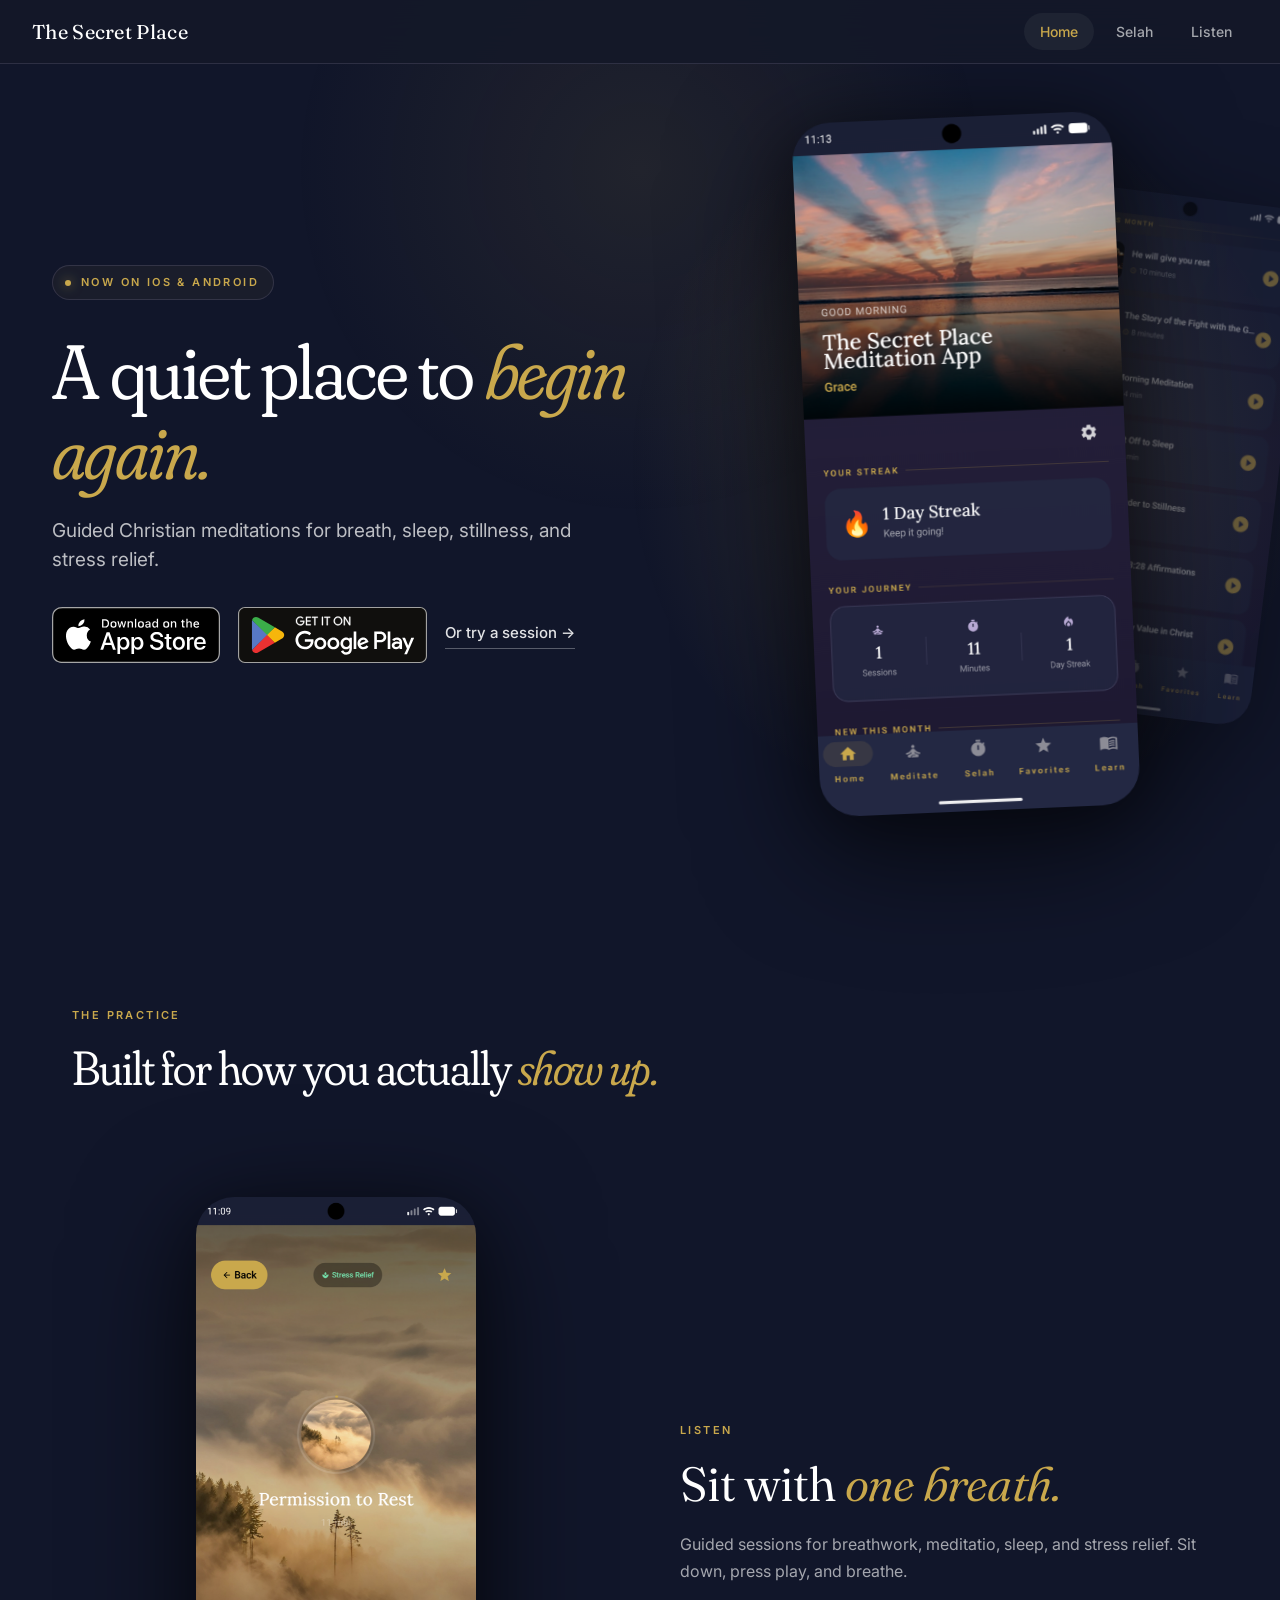
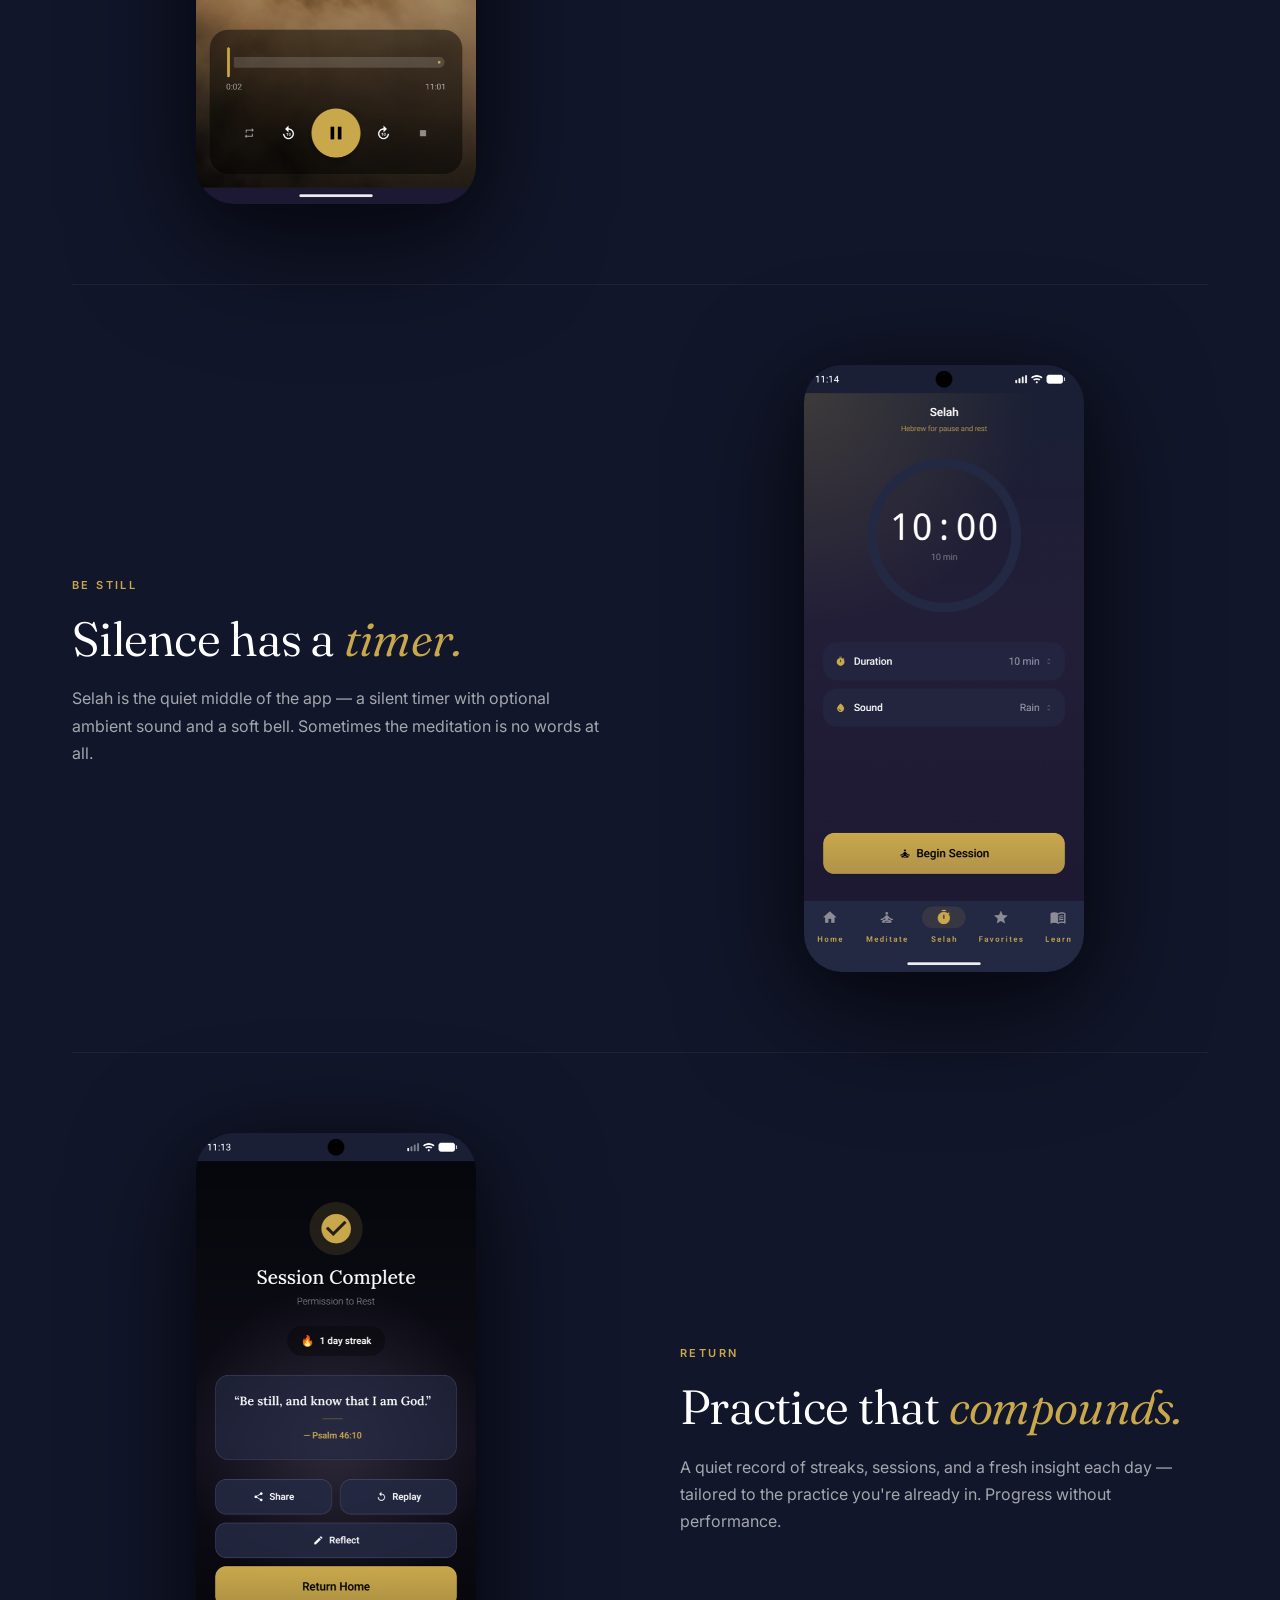
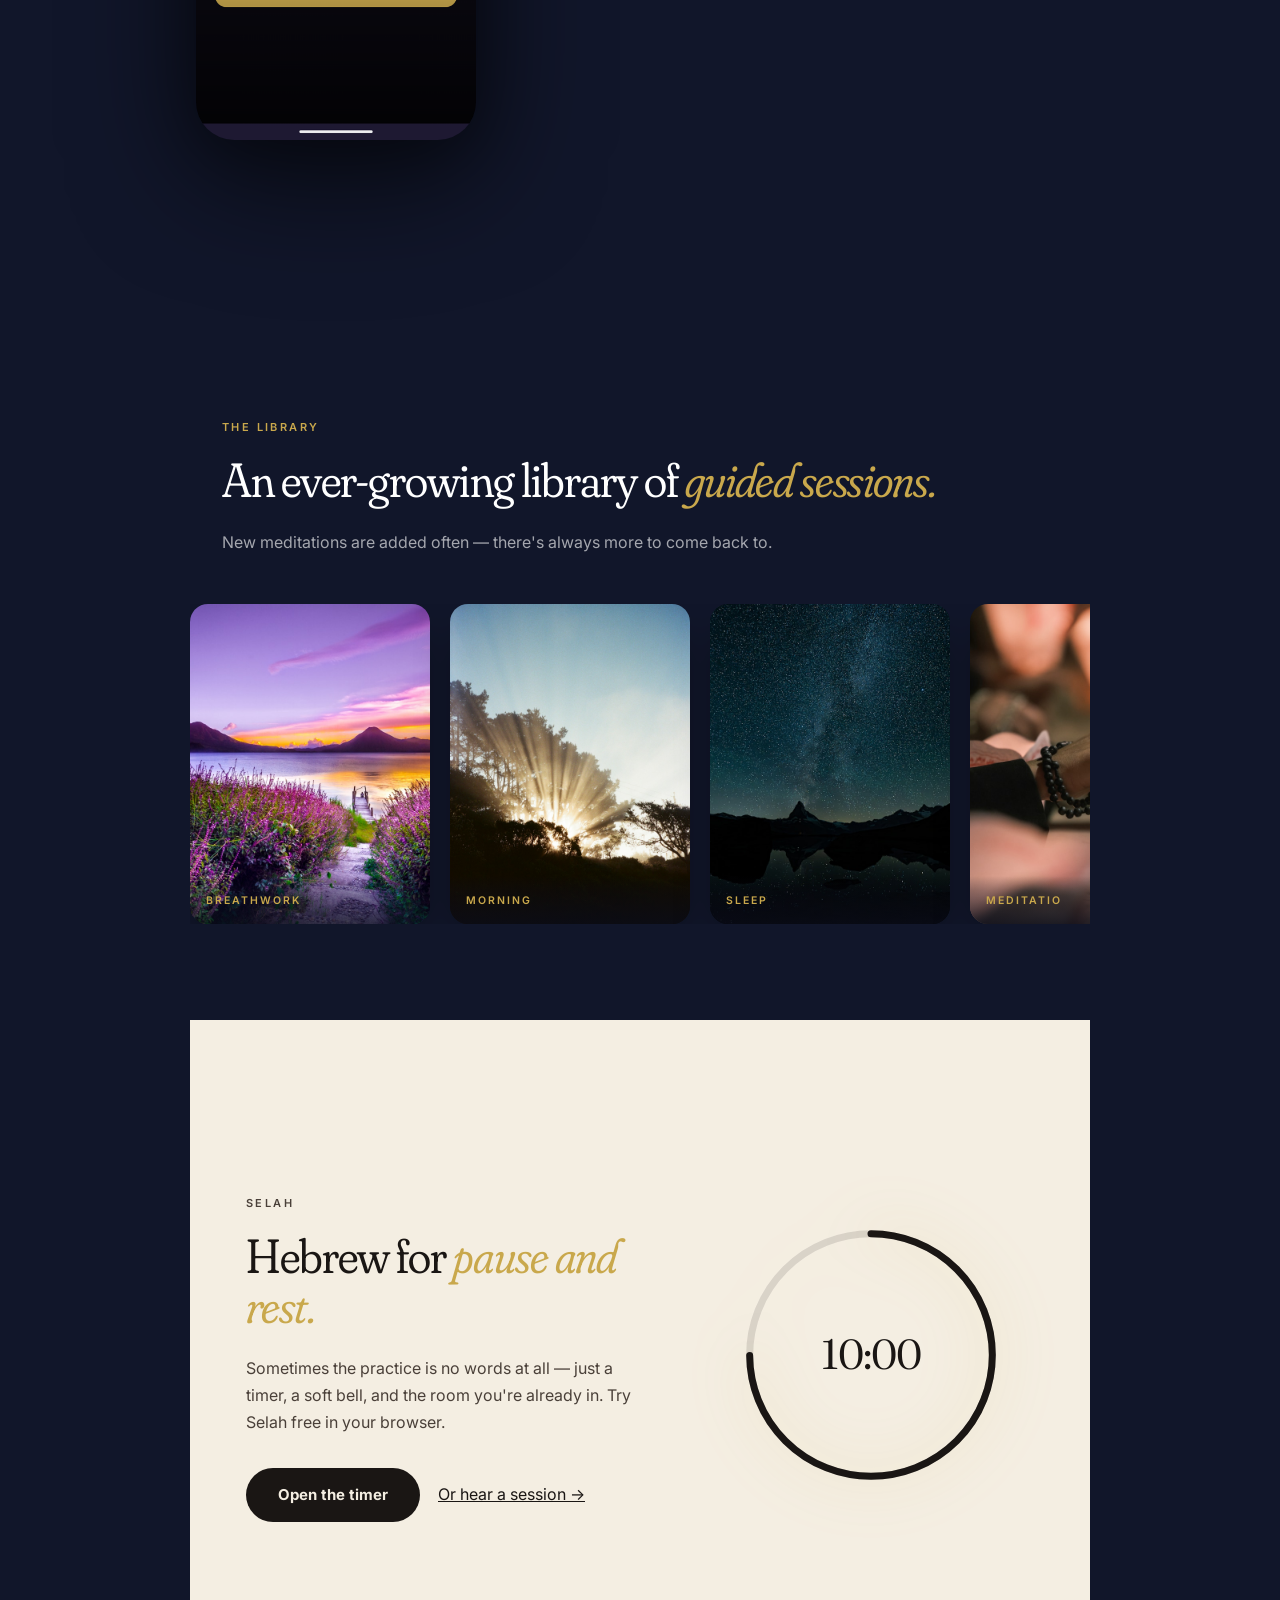
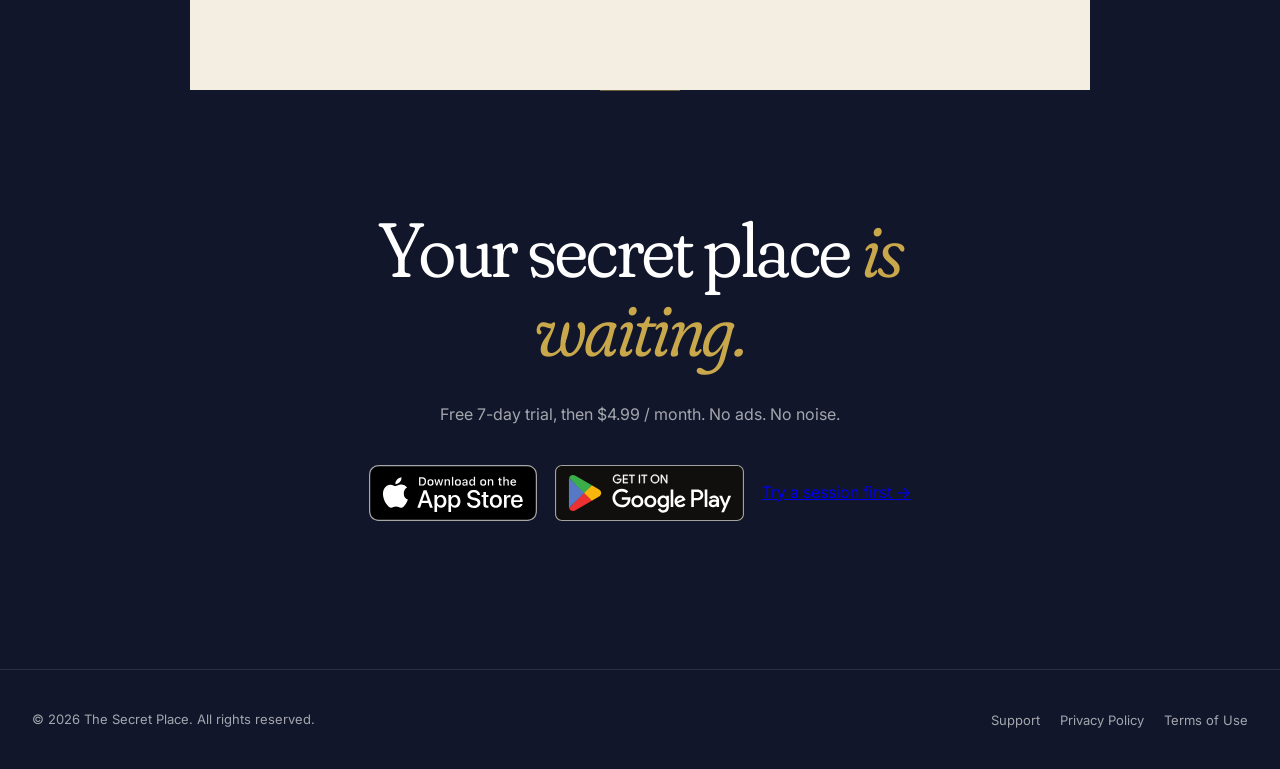
<file: index.html>
<!DOCTYPE html>
<html lang="en">
<head>
  <meta charset="UTF-8" />
  <meta name="viewport" content="width=device-width, initial-scale=1.0" />

  <!-- Primary SEO -->
  <title>The Secret Place — Christian Meditation App for iOS</title>
  <meta name="description" content="Guided Christian meditations for sleep, breathwork, stress relief, and stillness. Built for believers who need a moment to breathe. Free 7-day trial on iOS." />
  <meta name="keywords" content="christian meditation app, guided meditation, sleep meditation, breathwork, meditatio, faith-based meditation, christian mindfulness, iOS meditation app" />
  <link rel="canonical" href="https://thesecretplaceapp.com/" />

  <!-- Open Graph -->
  <meta property="og:type" content="website" />
  <meta property="og:url" content="https://thesecretplaceapp.com/" />
  <meta property="og:title" content="The Secret Place — Christian Meditation App" />
  <meta property="og:description" content="Guided Christian meditations for sleep, breathwork, stress relief, and stillness. Free 7-day trial on iOS." />
  <meta property="og:image" content="https://thesecretplaceapp.com/og-image.png" />
  <meta property="og:site_name" content="The Secret Place" />

  <!-- Twitter Card -->
  <meta name="twitter:card" content="summary_large_image" />
  <meta name="twitter:title" content="The Secret Place — Christian Meditation App" />
  <meta name="twitter:description" content="Guided Christian meditations for sleep, breathwork, and stress relief. Free 7-day trial on iOS." />
  <meta name="twitter:image" content="https://thesecretplaceapp.com/og-image.png" />

  <!-- Schema.org -->
  <script type="application/ld+json">
  {
    "@context": "https://schema.org",
    "@type": "MobileApplication",
    "name": "The Secret Place — Christian Meditation App",
    "operatingSystem": "iOS, Android",
    "applicationCategory": "HealthApplication",
    "offers": {
      "@type": "Offer",
      "price": "0",
      "priceCurrency": "USD",
      "description": "Free 7-day trial, then $4.99/month"
    },
    "description": "Guided Christian meditations for sleep, breathwork, stress relief, and stillness. Faith-themed sessions for morning, stress relief, and sleep. Built for believers who need a moment to breathe.",
    "author": {
      "@type": "Organization",
      "name": "Erie Apps LLC",
      "url": "https://erie-apps.com"
    },
    "url": "https://thesecretplaceapp.com",
    "downloadUrl": "https://apps.apple.com/us/app/the-secret-place-app/id6761489884",
    "screenshot": "https://thesecretplaceapp.com/og-image.png",
    "keywords": "christian meditation, sleep meditation, breathwork, meditatio, christian mindfulness, stillness"
  }
  </script>

  <!-- Organization Schema -->
  <script type="application/ld+json">
  {
    "@context": "https://schema.org",
    "@type": "Organization",
    "name": "The Secret Place",
    "url": "https://thesecretplaceapp.com",
    "logo": "https://thesecretplaceapp.com/og-image.png",
    "sameAs": [],
    "contactPoint": {
      "@type": "ContactPoint",
      "email": "The.Secret.Place.Meditation.App@gmail.com",
      "contactType": "customer support"
    }
  }
  </script>

  <link rel="icon" type="image/png" href="og-image.png" />
  <link rel="apple-touch-icon" href="images/apple-touch-icon.png" />

  <!-- Fonts -->
  <link rel="preconnect" href="https://fonts.googleapis.com" />
  <link rel="preconnect" href="https://fonts.gstatic.com" crossorigin />
  <link href="https://fonts.googleapis.com/css2?family=Fraunces:ital,opsz,wght,SOFT@0,9..144,300..600,0..100;1,9..144,300..600,0..100&family=Inter:wght@400;500;600;700&display=swap" rel="stylesheet" />

  <link rel="stylesheet" href="styles.css" />
</head>
<body>

  <nav>
    <a class="nav-brand" href="index.html">
      <span>The Secret Place</span>
    </a>
    <ul class="nav-links">
      <li><a href="index.html" class="active">Home</a></li>
      <li><a href="selah.html">Selah</a></li>
      <li><a href="listen.html">Listen</a></li>
    </ul>
  </nav>

  <main class="page">

    <!-- ─── HERO ─── -->
    <header class="hero-v2">
      <div class="hero-v2-copy">
        <span class="hero-v2-eyebrow">Now on iOS &amp; Android</span>
        <h1 class="display">A quiet place to <em>begin again.</em></h1>
        <p class="lede">Guided Christian meditations for breath, sleep, stillness, and stress relief.</p>
        <div class="hero-actions">
          <a href="https://apps.apple.com/us/app/the-secret-place-app/id6761489884" class="app-store-badge" target="_blank" rel="noopener" aria-label="Download The Secret Place on the App Store">
            <img src="images/app-store-badge.svg" alt="Download on the App Store" width="180" height="60" />
          </a>
          <a href="https://play.google.com/store/apps/details?id=com.thesecretplace.app" class="google-play-badge" target="_blank" rel="noopener" aria-label="Get The Secret Place on Google Play">
            <img src="images/google-play-badge.svg" alt="Get it on Google Play" width="180" height="60" />
          </a>
          <a href="listen.html" class="link-text">Or try a session →</a>
        </div>
      </div>

      <div class="hero-v2-stage">
        <div class="device device--peek" aria-hidden="true">
          <img width="498" height="1080" src="images/screens/2_library.png" alt="" />
        </div>
        <div class="device device--hero">
          <img width="498" height="1080" src="images/screens/1_home.png" alt="The Secret Place app home screen" />
        </div>
      </div>
    </header>


    <!-- ─── PRACTICE — 3 alternating phone + copy rows ─── -->
    <section class="stage practice" aria-labelledby="practice-heading">
      <span class="eyebrow">The Practice</span>
      <h2 id="practice-heading" class="display display--sm">Built for how you actually <em>show up.</em></h2>

      <div class="practice-row">
        <div class="practice-visual">
          <div class="device">
            <img width="498" height="1080" loading="lazy" src="images/screens/3_player.png" alt="Player screen with a meditation playing" />
          </div>
        </div>
        <div class="practice-copy">
          <span class="eyebrow">Listen</span>
          <h3>Sit with <em>one breath.</em></h3>
          <p class="body">Guided sessions for breathwork, meditatio, sleep, and stress relief. Sit down, press play, and breathe.</p>
        </div>
      </div>

      <div class="practice-row practice-row--flip">
        <div class="practice-visual">
          <div class="device">
            <img width="498" height="1080" loading="lazy" src="images/screens/4_selah.png" alt="Selah silent timer with ambient sound" />
          </div>
        </div>
        <div class="practice-copy">
          <span class="eyebrow">Be still</span>
          <h3>Silence has a <em>timer.</em></h3>
          <p class="body">Selah is the quiet middle of the app — a silent timer with optional ambient sound and a soft bell. Sometimes the meditation is no words at all.</p>
        </div>
      </div>

      <div class="practice-row">
        <div class="practice-visual">
          <div class="device">
            <img width="498" height="1080" loading="lazy" src="images/screens/6_stats.png" alt="Insights and progress" />
          </div>
        </div>
        <div class="practice-copy">
          <span class="eyebrow">Return</span>
          <h3>Practice that <em>compounds.</em></h3>
          <p class="body">A quiet record of streaks, sessions, and a fresh insight each day — tailored to the practice you're already in. Progress without performance.</p>
        </div>
      </div>
    </section>


    <!-- ─── LIBRARY MARQUEE ─── -->
    <section class="library" aria-labelledby="library-heading">
      <div class="library-header">
        <span class="eyebrow">The Library</span>
        <h2 id="library-heading" class="display display--sm">An ever-growing library of <em>guided sessions.</em></h2>
        <p class="body">New meditations are added often — there's always more to come back to.</p>
      </div>

      <div class="library-track" role="list" tabindex="0" aria-label="Browse meditation categories">
        <div class="library-card" role="listitem">
          <img src="images/library/lavender-field.jpg" alt="Lavender field" loading="lazy" />
          <div class="library-card-meta"><span class="cat">Breathwork</span></div>
        </div>
        <div class="library-card" role="listitem">
          <img src="images/library/sunrise-trees.jpg" alt="Sunrise through trees" loading="lazy" />
          <div class="library-card-meta"><span class="cat">Morning</span></div>
        </div>
        <div class="library-card" role="listitem">
          <img src="images/library/starry-lake.jpg" alt="Starry night over a lake" loading="lazy" />
          <div class="library-card-meta"><span class="cat">Sleep</span></div>
        </div>
        <div class="library-card" role="listitem">
          <img src="images/library/prayer-hands.jpg" alt="Folded hands at rest" loading="lazy" />
          <div class="library-card-meta"><span class="cat">Meditatio</span></div>
        </div>
        <div class="library-card" role="listitem">
          <img src="images/library/flowing-stream.jpg" alt="Flowing stream" loading="lazy" />
          <div class="library-card-meta"><span class="cat">Soundscapes</span></div>
        </div>
        <div class="library-card" role="listitem">
          <img src="images/library/bible-light.jpg" alt="Warm light on an open book" loading="lazy" />
          <div class="library-card-meta"><span class="cat">Meditatio</span></div>
        </div>
        <div class="library-card" role="listitem">
          <img src="images/library/misty-forest.jpg" alt="Misty forest" loading="lazy" />
          <div class="library-card-meta"><span class="cat">Stress Relief</span></div>
        </div>
        <div class="library-card" role="listitem">
          <img src="images/library/calm-lake.jpg" alt="Calm lake at dawn" loading="lazy" />
          <div class="library-card-meta"><span class="cat">Sleep</span></div>
        </div>
      </div>
    </section>


    <!-- ─── SELAH — cream section ─── -->
    <section class="section-cream">
      <div class="stage">
        <div class="selah-stage">
          <div>
            <span class="eyebrow" style="color: var(--ink-soft);">Selah</span>
            <h2 class="display display--sm">Hebrew for <em>pause and rest.</em></h2>
            <p class="body" style="color: var(--ink-soft);">Sometimes the practice is no words at all — just a timer, a soft bell, and the room you're already in. Try Selah free in your browser.</p>
            <div style="margin-top: 32px; display: flex; gap: 18px; align-items: center; flex-wrap: wrap;">
              <a href="selah.html" class="btn-primary" style="background: var(--ink); color: var(--cream);">Open the timer</a>
              <a href="listen.html" class="link-text" style="color: var(--ink); border-color: rgba(26,22,20,0.3);">Or hear a session →</a>
            </div>
          </div>
          <div class="selah-ring-xl">
            <svg viewBox="0 0 120 120">
              <circle cx="60" cy="60" r="52" fill="none" stroke="rgba(26,22,20,0.12)" stroke-width="3"/>
              <circle cx="60" cy="60" r="52" fill="none" stroke="#1A1614" stroke-width="3"
                stroke-dasharray="326.7" stroke-dashoffset="82"
                stroke-linecap="round" transform="rotate(-90 60 60)"/>
            </svg>
            <div class="selah-ring-xl-label" style="color: var(--ink);">10:00</div>
          </div>
        </div>
      </div>
    </section>


    <!-- ─── CLOSING ─── -->
    <section class="closer">
      <h2 class="display">Your secret place <em>is waiting.</em></h2>
      <p class="body" style="margin: 0 auto 36px;">Free 7-day trial, then $4.99 / month. No ads. No noise.</p>
      <div class="actions">
        <a href="https://apps.apple.com/us/app/the-secret-place-app/id6761489884" class="app-store-badge" target="_blank" rel="noopener" aria-label="Download The Secret Place on the App Store">
          <img src="images/app-store-badge.svg" alt="Download on the App Store" width="180" height="60" />
        </a>
        <a href="https://play.google.com/store/apps/details?id=com.thesecretplace.app" class="google-play-badge" target="_blank" rel="noopener" aria-label="Get The Secret Place on Google Play">
          <img src="images/google-play-badge.svg" alt="Get it on Google Play" width="180" height="60" />
        </a>
        <a href="listen.html" class="link-text">Try a session first →</a>
      </div>
    </section>

  </main>

  <footer>
    <p>© 2026 The Secret Place. All rights reserved.</p>
    <ul class="footer-links">
      <li><a href="support.html">Support</a></li>
      <li><a href="privacy.html">Privacy Policy</a></li>
      <li><a href="terms.html">Terms of Use</a></li>
    </ul>
  </footer>

</body>
</html>
</file>
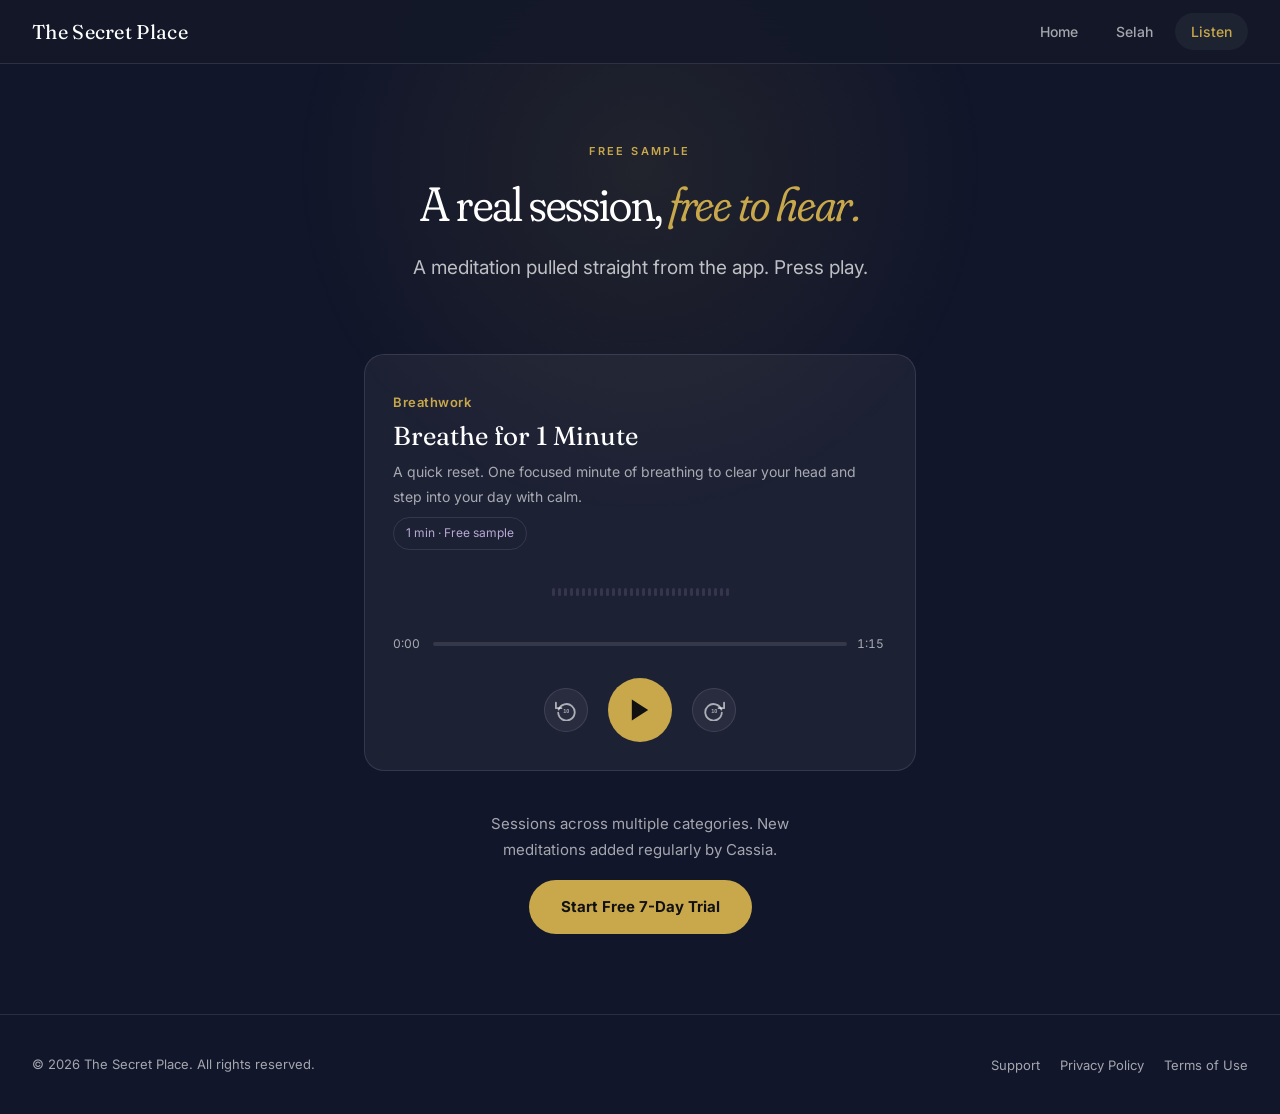
<file: listen.html>
<!DOCTYPE html>
<html lang="en">
<head>
  <meta charset="UTF-8" />
  <meta name="viewport" content="width=device-width, initial-scale=1.0" />

  <!-- Primary SEO -->
  <title>Listen Free — Sample Meditation | The Secret Place</title>
  <meta name="description" content="Try a free guided Christian meditation. Listen to a sample session from The Secret Place app — breathwork and stillness for believers." />
  <meta name="keywords" content="free christian meditation, free guided meditation, sample meditation, breathwork meditation, christian mindfulness free" />
  <link rel="canonical" href="https://thesecretplaceapp.com/listen.html" />

  <!-- Open Graph -->
  <meta property="og:type" content="website" />
  <meta property="og:url" content="https://thesecretplaceapp.com/listen.html" />
  <meta property="og:title" content="Listen Free — Sample Christian Meditation" />
  <meta property="og:description" content="Try a free guided Christian meditation from The Secret Place. Breathwork and stillness for believers." />
  <meta property="og:image" content="https://thesecretplaceapp.com/og-image.png" />
  <meta property="og:site_name" content="The Secret Place" />

  <!-- Twitter Card -->
  <meta name="twitter:card" content="summary_large_image" />
  <meta name="twitter:title" content="Listen Free — Sample Christian Meditation" />
  <meta name="twitter:description" content="Try a free guided Christian meditation. Breathwork and stillness for believers." />
  <meta name="twitter:image" content="https://thesecretplaceapp.com/og-image.png" />

  <link rel="icon" type="image/png" href="og-image.png" />

  <!-- Fonts -->
  <link rel="preconnect" href="https://fonts.googleapis.com" />
  <link rel="preconnect" href="https://fonts.gstatic.com" crossorigin />
  <link href="https://fonts.googleapis.com/css2?family=Fraunces:ital,opsz,wght,SOFT@0,9..144,300..600,0..100;1,9..144,300..600,0..100&family=Inter:wght@400;500;600;700&display=swap" rel="stylesheet" />

  <link rel="stylesheet" href="styles.css" />
</head>
<body>

  <nav>
    <a class="nav-brand" href="index.html">
      <span>The Secret Place</span>
    </a>
    <ul class="nav-links">
      <li><a href="index.html">Home</a></li>
      <li><a href="selah.html">Selah</a></li>
      <li><a href="listen.html" class="active">Listen</a></li>
    </ul>
  </nav>

  <main class="page">
    <div class="listen-page">

      <!-- Header -->
      <div class="timer-header">
        <span class="eyebrow">Free Sample</span>
        <h1 class="display display--sm">A real session, <em>free to hear.</em></h1>
        <p class="lede" style="margin-left:auto;margin-right:auto;text-align:center;">A meditation pulled straight from the app. Press play.</p>
      </div>

      <!-- Player Card -->
      <div class="player-card">

        <!-- Meditation info -->
        <div class="player-meta">
          <div class="player-category">Breathwork</div>
          <h2 class="player-title">Breathe for 1 Minute</h2>
          <p class="player-description">A quick reset. One focused minute of breathing to clear your head and step into your day with calm.</p>
          <div class="player-duration-badge">1 min · Free sample</div>
        </div>

        <!-- Waveform decoration -->
        <div class="waveform-bars" id="waveformBars">
          <span></span><span></span><span></span><span></span><span></span>
          <span></span><span></span><span></span><span></span><span></span>
          <span></span><span></span><span></span><span></span><span></span>
          <span></span><span></span><span></span><span></span><span></span>
          <span></span><span></span><span></span><span></span><span></span>
          <span></span><span></span><span></span><span></span><span></span>
        </div>

        <!-- Audio element — replace src with your hosted audio file -->
        <audio id="meditationAudio" preload="metadata">
          <source src="audio/breathe1Minute.mp3" type="audio/mpeg" />
        </audio>

        <!-- Progress -->
        <div class="progress-wrap">
          <span class="progress-time" id="currentTime">0:00</span>
          <div class="progress-bar" id="progressBar">
            <div class="progress-fill" id="progressFill"></div>
            <div class="progress-thumb" id="progressThumb"></div>
          </div>
          <span class="progress-time" id="totalTime">1:00</span>
        </div>

        <!-- Controls -->
        <div class="player-controls">
          <button class="player-btn-rewind" id="rewindBtn" title="Rewind 10s">
            <svg width="22" height="22" viewBox="0 0 24 24" fill="none" stroke="currentColor" stroke-width="2" stroke-linecap="round" stroke-linejoin="round">
              <polyline points="1 4 1 10 7 10"></polyline>
              <path d="M3.51 15a9 9 0 1 0 .49-3.5"></path>
              <text x="9" y="15" font-size="6" fill="currentColor" stroke="none" font-family="sans-serif" font-weight="bold">10</text>
            </svg>
          </button>
          <button class="player-btn-play" id="playBtn">
            <svg id="playIcon" width="28" height="28" viewBox="0 0 24 24" fill="currentColor">
              <polygon points="5,3 19,12 5,21"></polygon>
            </svg>
            <svg id="pauseIcon" width="28" height="28" viewBox="0 0 24 24" fill="currentColor" style="display:none;">
              <rect x="6" y="4" width="4" height="16"></rect>
              <rect x="14" y="4" width="4" height="16"></rect>
            </svg>
          </button>
          <button class="player-btn-rewind" id="forwardBtn" title="Forward 10s">
            <svg width="22" height="22" viewBox="0 0 24 24" fill="none" stroke="currentColor" stroke-width="2" stroke-linecap="round" stroke-linejoin="round">
              <polyline points="23 4 23 10 17 10"></polyline>
              <path d="M20.49 15a9 9 0 1 1-.49-3.5"></path>
              <text x="9" y="15" font-size="6" fill="currentColor" stroke="none" font-family="sans-serif" font-weight="bold">10</text>
            </svg>
          </button>
        </div>

        <!-- Error state (shown if audio can't load) -->
        <div class="audio-error" id="audioError" style="display:none;">
          <p>This sample isn't available in the browser yet — download the app to listen.</p>
          <a href="https://apps.apple.com/us/app/the-secret-place-app/id6761489884" class="app-store-badge" target="_blank" rel="noopener" aria-label="Download The Secret Place on the App Store" style="margin-top:14px;">
            <img src="images/app-store-badge.svg" alt="Download on the App Store" width="180" height="60" />
          </a>
          <a href="https://play.google.com/store/apps/details?id=com.thesecretplace.app" class="google-play-badge" target="_blank" rel="noopener" aria-label="Get The Secret Place on Google Play" style="margin-top:14px;">
            <img src="images/google-play-badge.svg" alt="Get it on Google Play" width="180" height="60" />
          </a>
        </div>

      </div>

      <!-- CTA -->
      <div class="timer-app-cta">
        <p>Sessions across multiple categories. New meditations added regularly by Cassia.</p>
        <a href="https://apps.apple.com/us/app/the-secret-place-app/id6761489884" class="btn-primary" target="_blank" rel="noopener">Start Free 7-Day Trial</a>
      </div>

    </div>
  </main>

  <footer>
    <p>© 2026 The Secret Place. All rights reserved.</p>
    <ul class="footer-links">
      <li><a href="support.html">Support</a></li>
      <li><a href="privacy.html">Privacy Policy</a></li>
      <li><a href="terms.html">Terms of Use</a></li>
    </ul>
  </footer>

  <script>
    const audio       = document.getElementById('meditationAudio');
    const playBtn     = document.getElementById('playBtn');
    const playIcon    = document.getElementById('playIcon');
    const pauseIcon   = document.getElementById('pauseIcon');
    const progressFill= document.getElementById('progressFill');
    const progressThumb=document.getElementById('progressThumb');
    const progressBar = document.getElementById('progressBar');
    const currentTimeEl=document.getElementById('currentTime');
    const totalTimeEl = document.getElementById('totalTime');
    const waveform    = document.getElementById('waveformBars');
    const errorEl     = document.getElementById('audioError');
    let   animFrame   = null;

    // Detect if audio file is available
    audio.addEventListener('error', () => {
      errorEl.style.display = 'block';
      playBtn.disabled = true;
    });

    audio.addEventListener('loadedmetadata', () => {
      totalTimeEl.textContent = formatTime(audio.duration);
    });

    // Play / Pause
    playBtn.addEventListener('click', () => {
      if (audio.paused) {
        audio.play().catch(() => { errorEl.style.display = 'block'; });
      } else {
        audio.pause();
      }
    });

    audio.addEventListener('play', () => {
      playIcon.style.display  = 'none';
      pauseIcon.style.display = 'block';
      waveform.classList.add('playing');
      animateProgress();
    });

    audio.addEventListener('pause', () => {
      playIcon.style.display  = 'block';
      pauseIcon.style.display = 'none';
      waveform.classList.remove('playing');
      cancelAnimationFrame(animFrame);
    });

    audio.addEventListener('ended', () => {
      playIcon.style.display  = 'block';
      pauseIcon.style.display = 'none';
      waveform.classList.remove('playing');
      progressFill.style.width = '100%';
      progressThumb.style.left = '100%';
      cancelAnimationFrame(animFrame);
    });

    // Rewind / Forward
    document.getElementById('rewindBtn').addEventListener('click', () => {
      audio.currentTime = Math.max(0, audio.currentTime - 10);
    });
    document.getElementById('forwardBtn').addEventListener('click', () => {
      audio.currentTime = Math.min(audio.duration || 0, audio.currentTime + 10);
    });

    // Scrub
    progressBar.addEventListener('click', e => {
      if (!audio.duration) return;
      const rect = progressBar.getBoundingClientRect();
      const pct  = (e.clientX - rect.left) / rect.width;
      audio.currentTime = pct * audio.duration;
    });

    function animateProgress() {
      if (!audio.duration) { animFrame = requestAnimationFrame(animateProgress); return; }
      const pct = (audio.currentTime / audio.duration) * 100;
      progressFill.style.width = pct + '%';
      progressThumb.style.left = pct + '%';
      currentTimeEl.textContent = formatTime(audio.currentTime);
      animFrame = requestAnimationFrame(animateProgress);
    }

    function formatTime(s) {
      if (!s || isNaN(s)) return '0:00';
      const m = Math.floor(s / 60);
      const sec = Math.floor(s % 60).toString().padStart(2, '0');
      return `${m}:${sec}`;
    }
  </script>

</body>
</html>
</file>
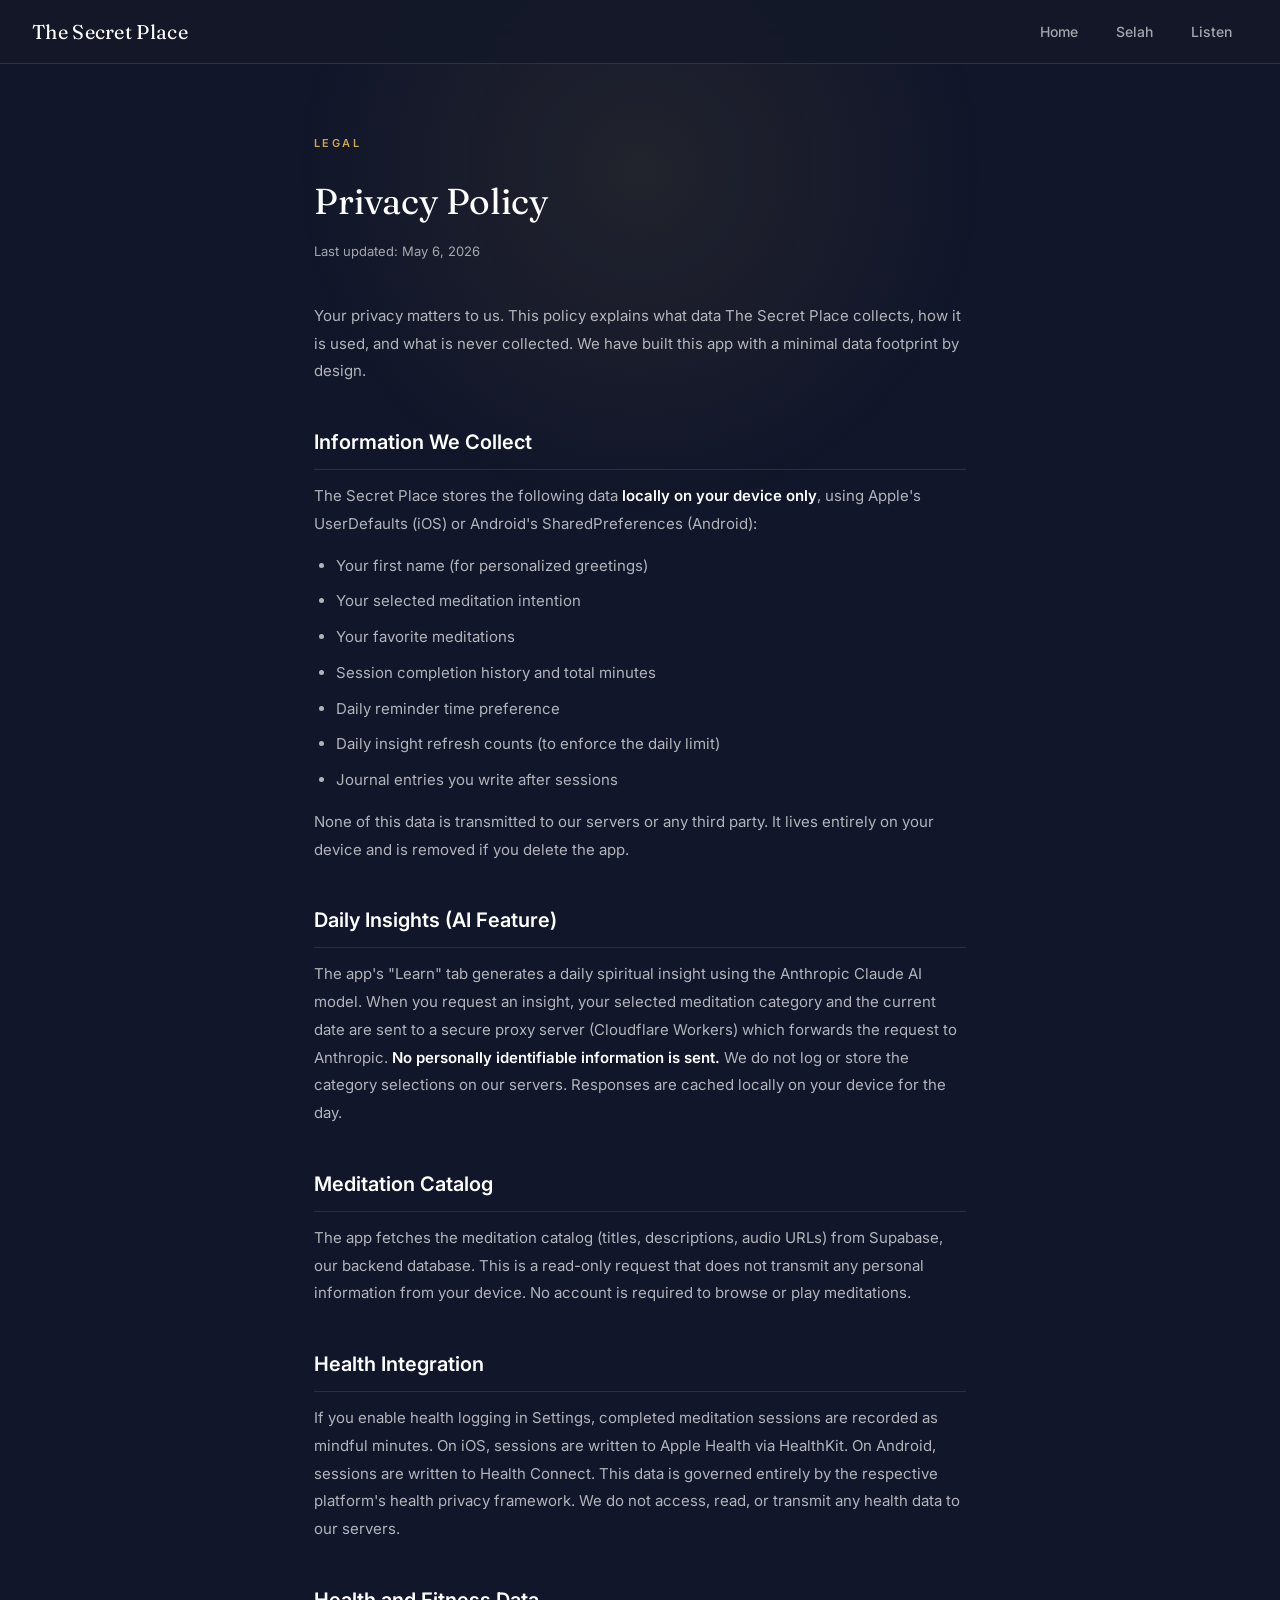
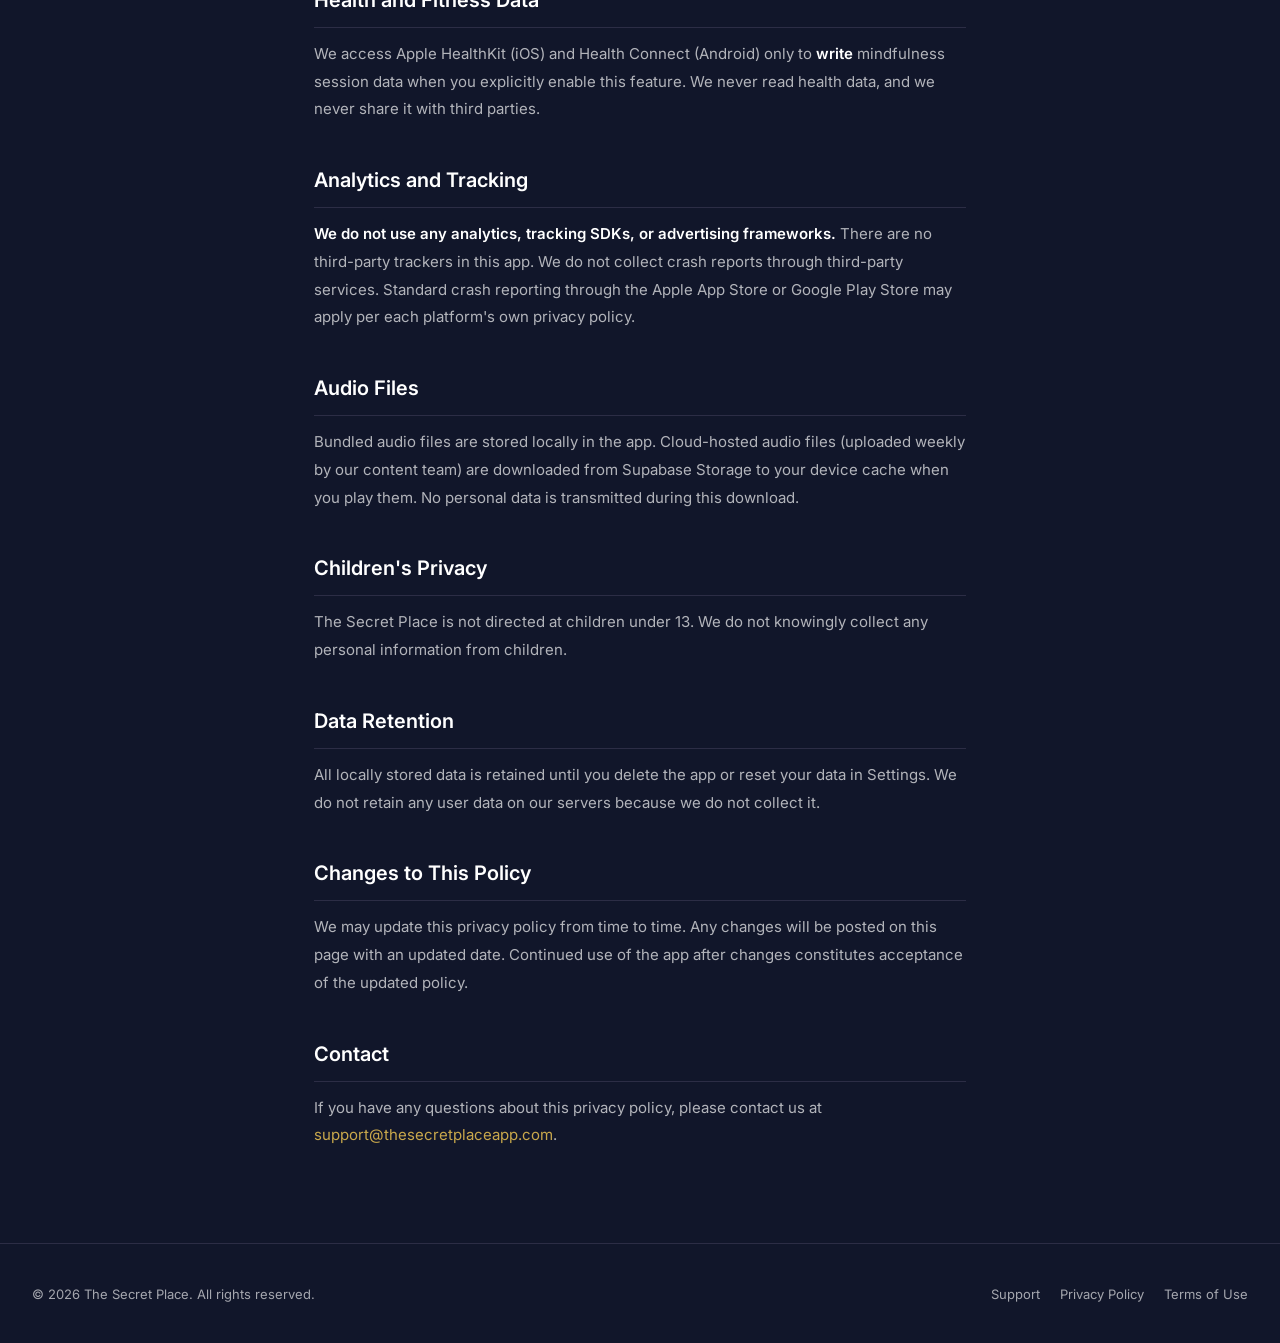
<file: privacy.html>
<!DOCTYPE html>
<html lang="en">
<head>
  <meta charset="UTF-8" />
  <meta name="viewport" content="width=device-width, initial-scale=1.0" />
  <title>Privacy Policy — The Secret Place Meditation App</title>
  <meta name="description" content="Privacy policy for The Secret Place Christian meditation app. Learn how we handle your data, health information, and AI-generated content." />
  <link rel="canonical" href="https://thesecretplaceapp.com/privacy.html" />
  <link rel="icon" type="image/png" href="og-image.png" />
  <!-- Fonts -->
  <link rel="preconnect" href="https://fonts.googleapis.com" />
  <link rel="preconnect" href="https://fonts.gstatic.com" crossorigin />
  <link href="https://fonts.googleapis.com/css2?family=Fraunces:ital,opsz,wght,SOFT@0,9..144,300..600,0..100;1,9..144,300..600,0..100&family=Inter:wght@400;500;600;700&display=swap" rel="stylesheet" />

  <link rel="stylesheet" href="styles.css" />
</head>
<body>

  <nav>
    <a class="nav-brand" href="index.html">
      <span>The Secret Place</span>
    </a>
    <ul class="nav-links">
      <li><a href="index.html">Home</a></li>
      <li><a href="selah.html">Selah</a></li>
      <li><a href="listen.html">Listen</a></li>
    </ul>
  </nav>

  <main class="page">
    <div class="prose">

      <span class="eyebrow">Legal</span>
      <h1>Privacy Policy</h1>
      <span class="updated">Last updated: May 6, 2026</span>

      <p>Your privacy matters to us. This policy explains what data The Secret Place collects, how it is used, and what is never collected. We have built this app with a minimal data footprint by design.</p>

      <h2>Information We Collect</h2>
      <p>The Secret Place stores the following data <strong>locally on your device only</strong>, using Apple's UserDefaults (iOS) or Android's SharedPreferences (Android):</p>
      <ul>
        <li>Your first name (for personalized greetings)</li>
        <li>Your selected meditation intention</li>
        <li>Your favorite meditations</li>
        <li>Session completion history and total minutes</li>
        <li>Daily reminder time preference</li>
        <li>Daily insight refresh counts (to enforce the daily limit)</li>
        <li>Journal entries you write after sessions</li>
      </ul>
      <p>None of this data is transmitted to our servers or any third party. It lives entirely on your device and is removed if you delete the app.</p>

      <h2>Daily Insights (AI Feature)</h2>
      <p>The app's "Learn" tab generates a daily spiritual insight using the Anthropic Claude AI model. When you request an insight, your selected meditation category and the current date are sent to a secure proxy server (Cloudflare Workers) which forwards the request to Anthropic. <strong>No personally identifiable information is sent.</strong> We do not log or store the category selections on our servers. Responses are cached locally on your device for the day.</p>

      <h2>Meditation Catalog</h2>
      <p>The app fetches the meditation catalog (titles, descriptions, audio URLs) from Supabase, our backend database. This is a read-only request that does not transmit any personal information from your device. No account is required to browse or play meditations.</p>

      <h2>Health Integration</h2>
      <p>If you enable health logging in Settings, completed meditation sessions are recorded as mindful minutes. On iOS, sessions are written to Apple Health via HealthKit. On Android, sessions are written to Health Connect. This data is governed entirely by the respective platform's health privacy framework. We do not access, read, or transmit any health data to our servers.</p>

      <h2>Health and Fitness Data</h2>
      <p>We access Apple HealthKit (iOS) and Health Connect (Android) only to <strong>write</strong> mindfulness session data when you explicitly enable this feature. We never read health data, and we never share it with third parties.</p>

      <h2>Analytics and Tracking</h2>
      <p><strong>We do not use any analytics, tracking SDKs, or advertising frameworks.</strong> There are no third-party trackers in this app. We do not collect crash reports through third-party services. Standard crash reporting through the Apple App Store or Google Play Store may apply per each platform's own privacy policy.</p>

      <h2>Audio Files</h2>
      <p>Bundled audio files are stored locally in the app. Cloud-hosted audio files (uploaded weekly by our content team) are downloaded from Supabase Storage to your device cache when you play them. No personal data is transmitted during this download.</p>

      <h2>Children's Privacy</h2>
      <p>The Secret Place is not directed at children under 13. We do not knowingly collect any personal information from children.</p>

      <h2>Data Retention</h2>
      <p>All locally stored data is retained until you delete the app or reset your data in Settings. We do not retain any user data on our servers because we do not collect it.</p>

      <h2>Changes to This Policy</h2>
      <p>We may update this privacy policy from time to time. Any changes will be posted on this page with an updated date. Continued use of the app after changes constitutes acceptance of the updated policy.</p>

      <h2>Contact</h2>
      <p>If you have any questions about this privacy policy, please contact us at <a href="mailto:support@thesecretplaceapp.com">support@thesecretplaceapp.com</a>.</p>

    </div>
  </main>

  <footer>
    <p>© 2026 The Secret Place. All rights reserved.</p>
    <ul class="footer-links">
      <li><a href="support.html">Support</a></li>
      <li><a href="privacy.html">Privacy Policy</a></li>
      <li><a href="terms.html">Terms of Use</a></li>
    </ul>
  </footer>

</body>
</html>
</file>
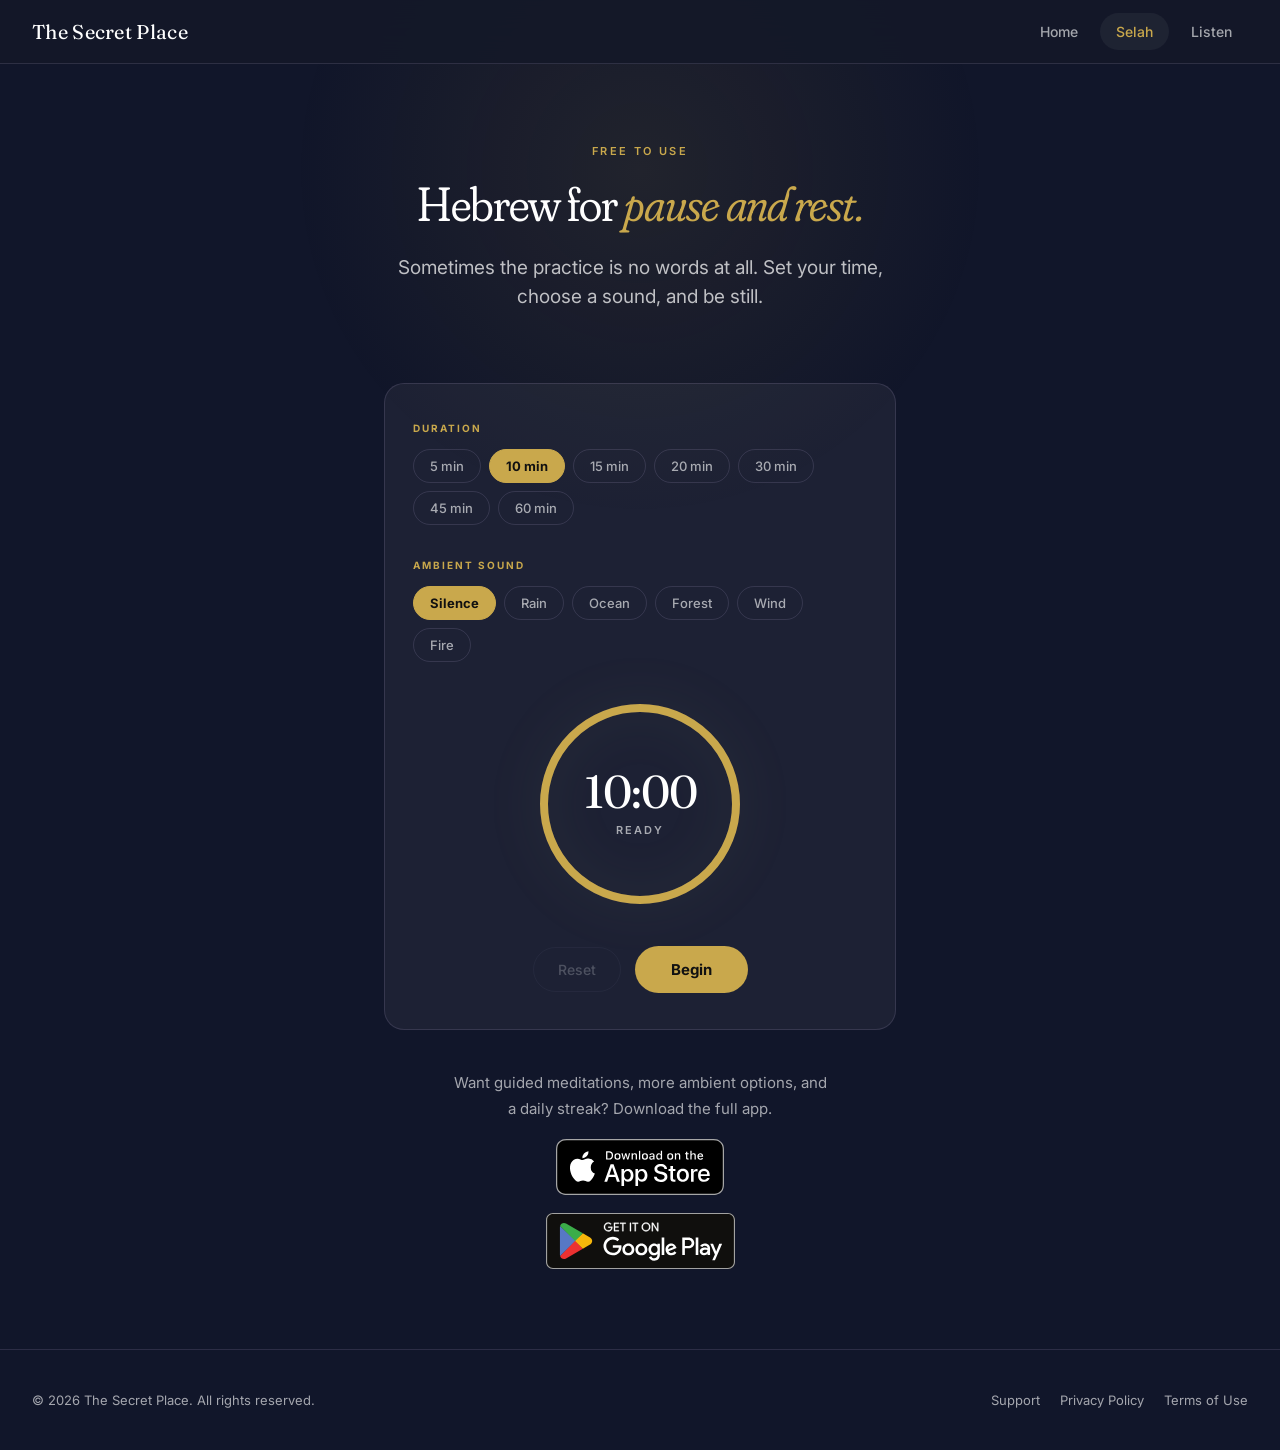
<file: selah.html>
<!DOCTYPE html>
<html lang="en">
<head>
  <meta charset="UTF-8" />
  <meta name="viewport" content="width=device-width, initial-scale=1.0" />

  <!-- Primary SEO -->
  <title>Selah Timer — Free Meditation Timer | The Secret Place</title>
  <meta name="description" content="Selah means pause and rest in Hebrew. A free browser-based meditation timer with ambient sounds and a gentle bell. No download required." />
  <meta name="keywords" content="free meditation timer, selah, silent meditation, online timer, christian meditation timer, ambient meditation" />
  <link rel="canonical" href="https://thesecretplaceapp.com/selah.html" />

  <!-- Open Graph -->
  <meta property="og:type" content="website" />
  <meta property="og:url" content="https://thesecretplaceapp.com/selah.html" />
  <meta property="og:title" content="Selah — Free Christian Meditation Timer" />
  <meta property="og:description" content="Selah means pause and rest in Hebrew. A free browser-based meditation timer with ambient sounds. No download required." />
  <meta property="og:image" content="https://thesecretplaceapp.com/og-image.png" />
  <meta property="og:site_name" content="The Secret Place" />

  <!-- Twitter Card -->
  <meta name="twitter:card" content="summary_large_image" />
  <meta name="twitter:title" content="Selah — Free Christian Meditation Timer" />
  <meta name="twitter:description" content="A free browser-based meditation timer with ambient sounds and a gentle bell. No download required." />
  <meta name="twitter:image" content="https://thesecretplaceapp.com/og-image.png" />

  <!-- Schema: WebApplication -->
  <script type="application/ld+json">
  {
    "@context": "https://schema.org",
    "@type": "WebApplication",
    "name": "Selah Meditation Timer",
    "url": "https://thesecretplaceapp.com/selah.html",
    "applicationCategory": "HealthApplication",
    "operatingSystem": "Any",
    "offers": {
      "@type": "Offer",
      "price": "0",
      "priceCurrency": "USD"
    },
    "description": "A free browser-based silent meditation timer with ambient sounds and a gentle bell. Selah means pause and rest in Hebrew.",
    "author": {
      "@type": "Organization",
      "name": "Erie Apps LLC",
      "url": "https://erie-apps.com"
    }
  }
  </script>

  <link rel="icon" type="image/png" href="og-image.png" />

  <!-- Fonts -->
  <link rel="preconnect" href="https://fonts.googleapis.com" />
  <link rel="preconnect" href="https://fonts.gstatic.com" crossorigin />
  <link href="https://fonts.googleapis.com/css2?family=Fraunces:ital,opsz,wght,SOFT@0,9..144,300..600,0..100;1,9..144,300..600,0..100&family=Inter:wght@400;500;600;700&display=swap" rel="stylesheet" />

  <link rel="stylesheet" href="styles.css" />
</head>
<body>

  <nav>
    <a class="nav-brand" href="index.html">
      <span>The Secret Place</span>
    </a>
    <ul class="nav-links">
      <li><a href="index.html">Home</a></li>
      <li><a href="selah.html" class="active">Selah</a></li>
      <li><a href="listen.html">Listen</a></li>
    </ul>
  </nav>

  <main class="page">
    <div class="timer-page">

      <!-- Header -->
      <div class="timer-header">
        <span class="eyebrow">Free to Use</span>
        <h1 class="display display--sm">Hebrew for <em>pause and rest.</em></h1>
        <p class="lede" style="margin-left:auto;margin-right:auto;text-align:center;">Sometimes the practice is no words at all. Set your time, choose a sound, and be still.</p>
      </div>

      <!-- Timer Card -->
      <div class="timer-card">

        <!-- Duration Picker -->
        <div class="picker-group">
          <p class="picker-label">Duration</p>
          <div class="picker-pills" id="durationPicker">
            <button class="pill" data-value="5">5 min</button>
            <button class="pill active" data-value="10">10 min</button>
            <button class="pill" data-value="15">15 min</button>
            <button class="pill" data-value="20">20 min</button>
            <button class="pill" data-value="30">30 min</button>
            <button class="pill" data-value="45">45 min</button>
            <button class="pill" data-value="60">60 min</button>
          </div>
        </div>

        <!-- Sound Picker -->
        <div class="picker-group">
          <p class="picker-label">Ambient Sound</p>
          <div class="picker-pills" id="soundPicker">
            <button class="pill active" data-value="none">Silence</button>
            <button class="pill" data-value="rain">Rain</button>
            <button class="pill" data-value="ocean">Ocean</button>
            <button class="pill" data-value="forest">Forest</button>
            <button class="pill" data-value="wind">Wind</button>
            <button class="pill" data-value="fire">Fire</button>
          </div>
        </div>

        <!-- Ring -->
        <div class="timer-ring-wrap">
          <svg class="timer-ring-svg" viewBox="0 0 220 220">
            <circle class="ring-bg" cx="110" cy="110" r="96"/>
            <circle class="ring-progress" id="ringProgress" cx="110" cy="110" r="96"/>
          </svg>
          <div class="timer-ring-inner">
            <div class="timer-display" id="timerDisplay">10:00</div>
            <div class="timer-state" id="timerState">Ready</div>
          </div>
        </div>

        <!-- Controls -->
        <div class="timer-controls">
          <button class="timer-btn-secondary" id="resetBtn" disabled>Reset</button>
          <button class="timer-btn-primary" id="startBtn">Begin</button>
        </div>

      </div>

      <!-- Completion overlay (hidden) -->
      <div class="timer-completion" id="completionOverlay" style="display:none;">
        <div class="completion-inner">
          <div class="completion-glow"></div>
          <h2 class="completion-title">Well done.</h2>
          <p class="completion-body">You sat with the silence. Come back when you need it.</p>
          <button class="btn-primary" id="completionRestart" style="margin-top:8px;">Begin Again</button>
          <a href="https://apps.apple.com/us/app/the-secret-place-app/id6761489884" class="btn-secondary" target="_blank" rel="noopener" style="margin-top:12px;">Get the Full App</a>
        </div>
      </div>

      <!-- App CTA -->
      <div class="timer-app-cta">
        <p>Want guided meditations, more ambient options, and a daily streak? Download the full app.</p>
        <a href="https://apps.apple.com/us/app/the-secret-place-app/id6761489884" class="app-store-badge" target="_blank" rel="noopener" aria-label="Download The Secret Place on the App Store">
          <img src="images/app-store-badge.svg" alt="Download on the App Store" width="180" height="60" />
        </a>
        <a href="https://play.google.com/store/apps/details?id=com.thesecretplace.app" class="google-play-badge" target="_blank" rel="noopener" aria-label="Get The Secret Place on Google Play">
          <img src="images/google-play-badge.svg" alt="Get it on Google Play" width="180" height="60" />
        </a>
      </div>

    </div>
  </main>

  <footer>
    <p>© 2026 The Secret Place. All rights reserved.</p>
    <ul class="footer-links">
      <li><a href="support.html">Support</a></li>
      <li><a href="privacy.html">Privacy Policy</a></li>
      <li><a href="terms.html">Terms of Use</a></li>
    </ul>
  </footer>

  <script>
    // ─── State ───────────────────────────────────────────────
    let selectedDuration = 10; // minutes
    let selectedSound    = 'none';
    let totalSeconds     = 600;
    let remainingSeconds = 600;
    let timerInterval    = null;
    let isRunning        = false;

    // Ambient audio players (real MP3s)
    const ambientTracks = {
      rain:   new Audio('audio/ambient_rain.mp3'),
      ocean:  new Audio('audio/ambient_ocean.mp3'),
      wind:   new Audio('audio/ambient_wind.mp3'),
      fire:   new Audio('audio/ambient_fire.mp3'),
      forest: new Audio('audio/ambient_forest.mp3'),
    };
    Object.values(ambientTracks).forEach(a => { a.loop = true; a.volume = 0; });
    let currentTrack = null;

    // Web Audio context (bell only)
    let audioCtx = null;

    // SVG ring
    const RADIUS       = 96;
    const CIRCUMFERENCE = 2 * Math.PI * RADIUS; // ~603.2

    const ringEl    = document.getElementById('ringProgress');
    const displayEl = document.getElementById('timerDisplay');
    const stateEl   = document.getElementById('timerState');
    const startBtn  = document.getElementById('startBtn');
    const resetBtn  = document.getElementById('resetBtn');
    const overlay   = document.getElementById('completionOverlay');

    ringEl.style.strokeDasharray  = CIRCUMFERENCE;
    ringEl.style.strokeDashoffset = 0;

    // ─── Duration picker ─────────────────────────────────────
    document.getElementById('durationPicker').addEventListener('click', e => {
      const btn = e.target.closest('.pill');
      if (!btn || isRunning) return;
      document.querySelectorAll('#durationPicker .pill').forEach(p => p.classList.remove('active'));
      btn.classList.add('active');
      selectedDuration = parseInt(btn.dataset.value);
      totalSeconds     = selectedDuration * 60;
      remainingSeconds = totalSeconds;
      updateDisplay();
      updateRing(1);
      stateEl.textContent = 'Ready';
    });

    // ─── Sound picker ─────────────────────────────────────────
    document.getElementById('soundPicker').addEventListener('click', e => {
      const btn = e.target.closest('.pill');
      if (!btn) return;
      document.querySelectorAll('#soundPicker .pill').forEach(p => p.classList.remove('active'));
      btn.classList.add('active');
      selectedSound = btn.dataset.value;
      if (isRunning) {
        stopAmbient();
        if (selectedSound !== 'none') startAmbient(selectedSound);
      }
    });

    // ─── Start / Pause ────────────────────────────────────────
    startBtn.addEventListener('click', () => {
      if (isRunning) {
        pauseTimer();
      } else {
        startTimer();
      }
    });

    resetBtn.addEventListener('click', resetTimer);
    document.getElementById('completionRestart').addEventListener('click', () => {
      overlay.style.display = 'none';
      resetTimer();
    });

    function startTimer() {
      if (remainingSeconds <= 0) return;
      isRunning = true;
      startBtn.textContent = 'Pause';
      resetBtn.disabled    = false;
      stateEl.textContent  = 'In session';

      initAudioCtx();
      if (selectedSound !== 'none') startAmbient(selectedSound);

      timerInterval = setInterval(() => {
        remainingSeconds--;
        updateDisplay();
        updateRing(remainingSeconds / totalSeconds);
        if (remainingSeconds <= 0) finishTimer();
      }, 1000);
    }

    function pauseTimer() {
      isRunning = false;
      clearInterval(timerInterval);
      startBtn.textContent = 'Resume';
      stateEl.textContent  = 'Paused';
      stopAmbient();
    }

    function resetTimer() {
      isRunning = false;
      clearInterval(timerInterval);
      stopAmbient();
      remainingSeconds     = totalSeconds;
      startBtn.textContent = 'Begin';
      resetBtn.disabled    = true;
      stateEl.textContent  = 'Ready';
      overlay.style.display = 'none';
      updateDisplay();
      updateRing(1);
    }

    function finishTimer() {
      isRunning = false;
      clearInterval(timerInterval);
      stopAmbient();
      playBell();
      stateEl.textContent  = 'Complete';
      startBtn.textContent = 'Begin';
      setTimeout(() => { overlay.style.display = 'flex'; }, 1800);
    }

    // ─── Display ─────────────────────────────────────────────
    function updateDisplay() {
      const m = Math.floor(remainingSeconds / 60).toString().padStart(2, '0');
      const s = (remainingSeconds % 60).toString().padStart(2, '0');
      displayEl.textContent = `${m}:${s}`;
    }

    function updateRing(fraction) {
      const offset = CIRCUMFERENCE * (1 - fraction);
      ringEl.style.strokeDashoffset = offset;
    }

    // ─── Web Audio (bell only) ────────────────────────────────
    function initAudioCtx() {
      if (!audioCtx) audioCtx = new (window.AudioContext || window.webkitAudioContext)();
      if (audioCtx.state === 'suspended') audioCtx.resume();
    }

    // ─── Ambient (real MP3s) ──────────────────────────────────
    function startAmbient(type) {
      stopAmbient();
      const track = ambientTracks[type];
      if (!track) return;
      currentTrack = track;
      track.volume = 0;
      track.currentTime = 0;
      track.play().catch(() => {});
      // Fade in over 2s
      const step = 0.05;
      const target = 0.75;
      const interval = setInterval(() => {
        if (track.volume < target - step) {
          track.volume = Math.min(target, track.volume + step);
        } else {
          track.volume = target;
          clearInterval(interval);
        }
      }, 100);
    }

    function stopAmbient() {
      if (!currentTrack) return;
      const track = currentTrack;
      currentTrack = null;
      // Fade out over 1.5s then pause
      const step = 0.05;
      const interval = setInterval(() => {
        if (track.volume > step) {
          track.volume = Math.max(0, track.volume - step);
        } else {
          track.volume = 0;
          track.pause();
          clearInterval(interval);
        }
      }, 75);
    }

    function playBell() {
      if (!audioCtx) return;
      // Layered partials for a richer bell tone
      [[432, 1.0], [864, 0.4], [1296, 0.2]].forEach(([freq, vol]) => {
        const osc  = audioCtx.createOscillator();
        const gain = audioCtx.createGain();
        osc.connect(gain);
        gain.connect(audioCtx.destination);
        osc.type             = 'sine';
        osc.frequency.value  = freq;
        gain.gain.setValueAtTime(0, audioCtx.currentTime);
        gain.gain.linearRampToValueAtTime(vol * 0.5, audioCtx.currentTime + 0.02);
        gain.gain.exponentialRampToValueAtTime(0.001, audioCtx.currentTime + 5);
        osc.start(audioCtx.currentTime);
        osc.stop(audioCtx.currentTime + 5.5);
      });
    }

    // Init display
    updateDisplay();
  </script>

</body>
</html>
</file>
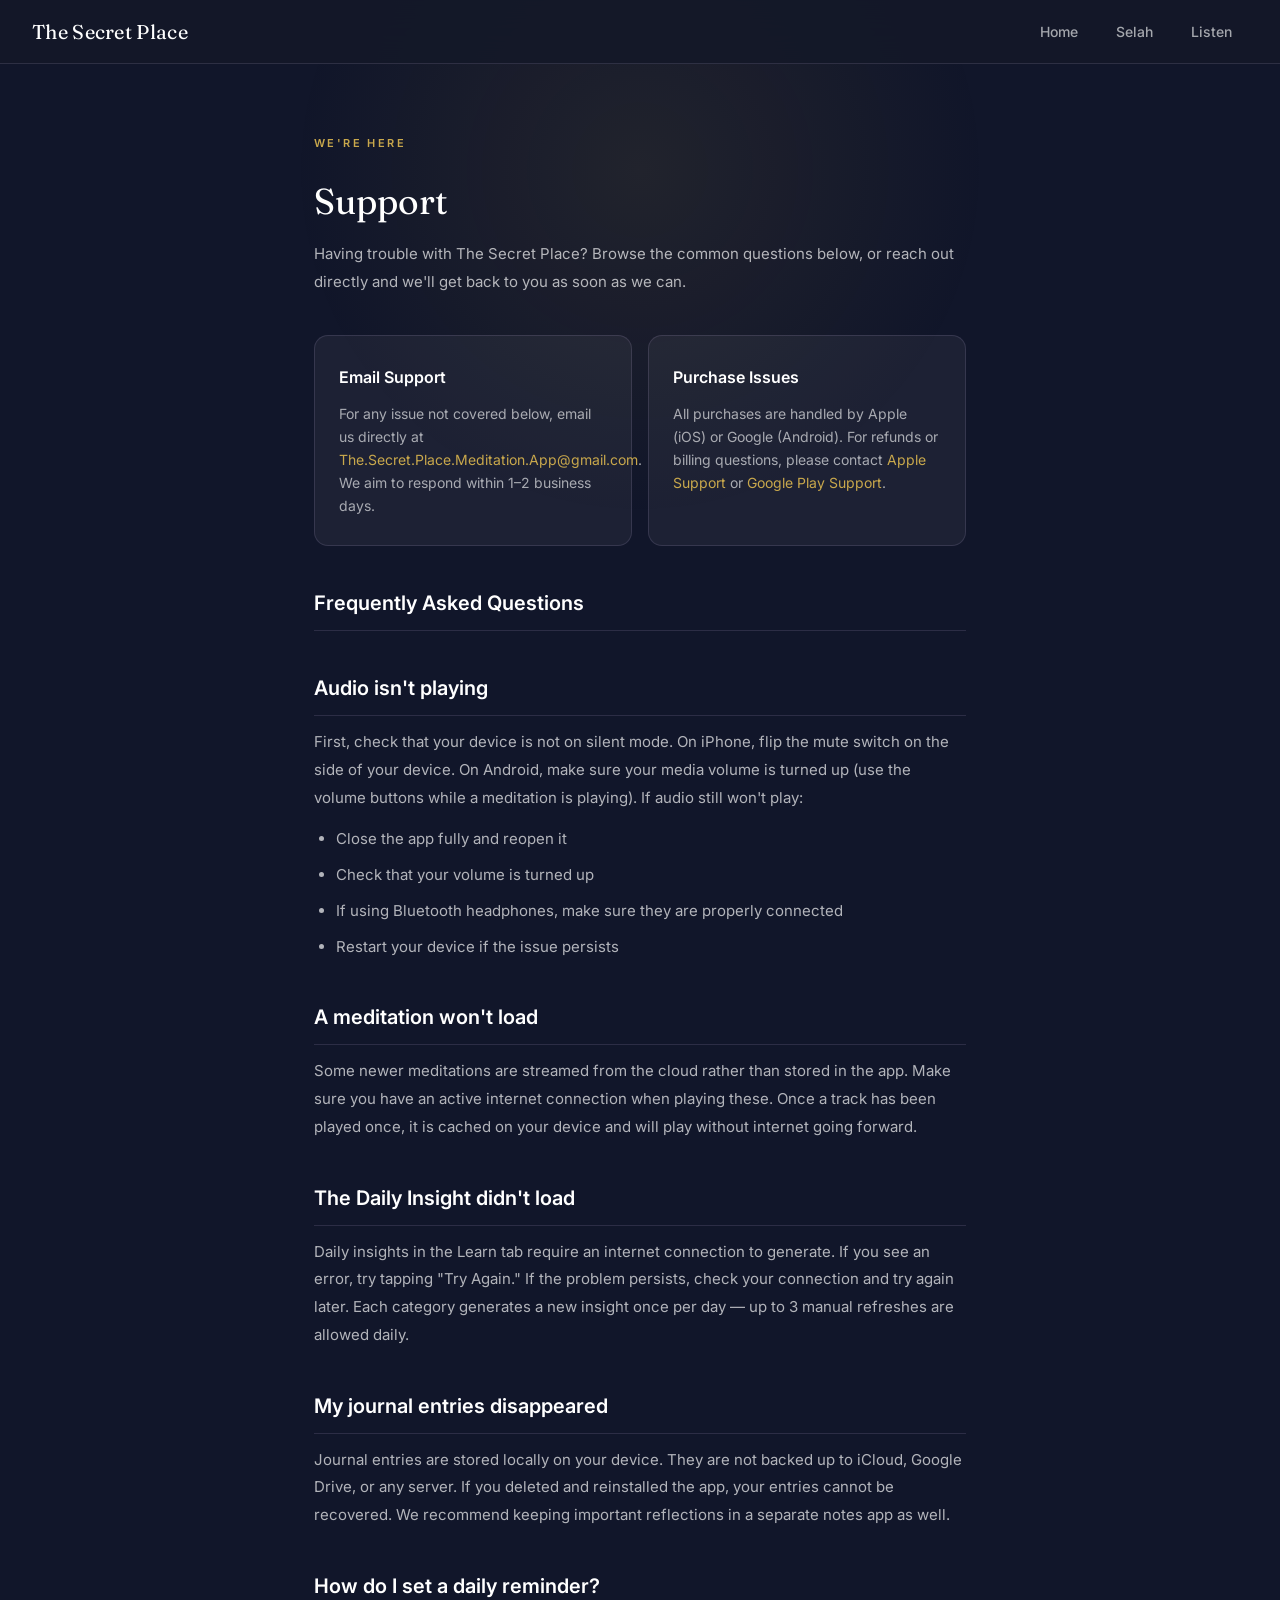
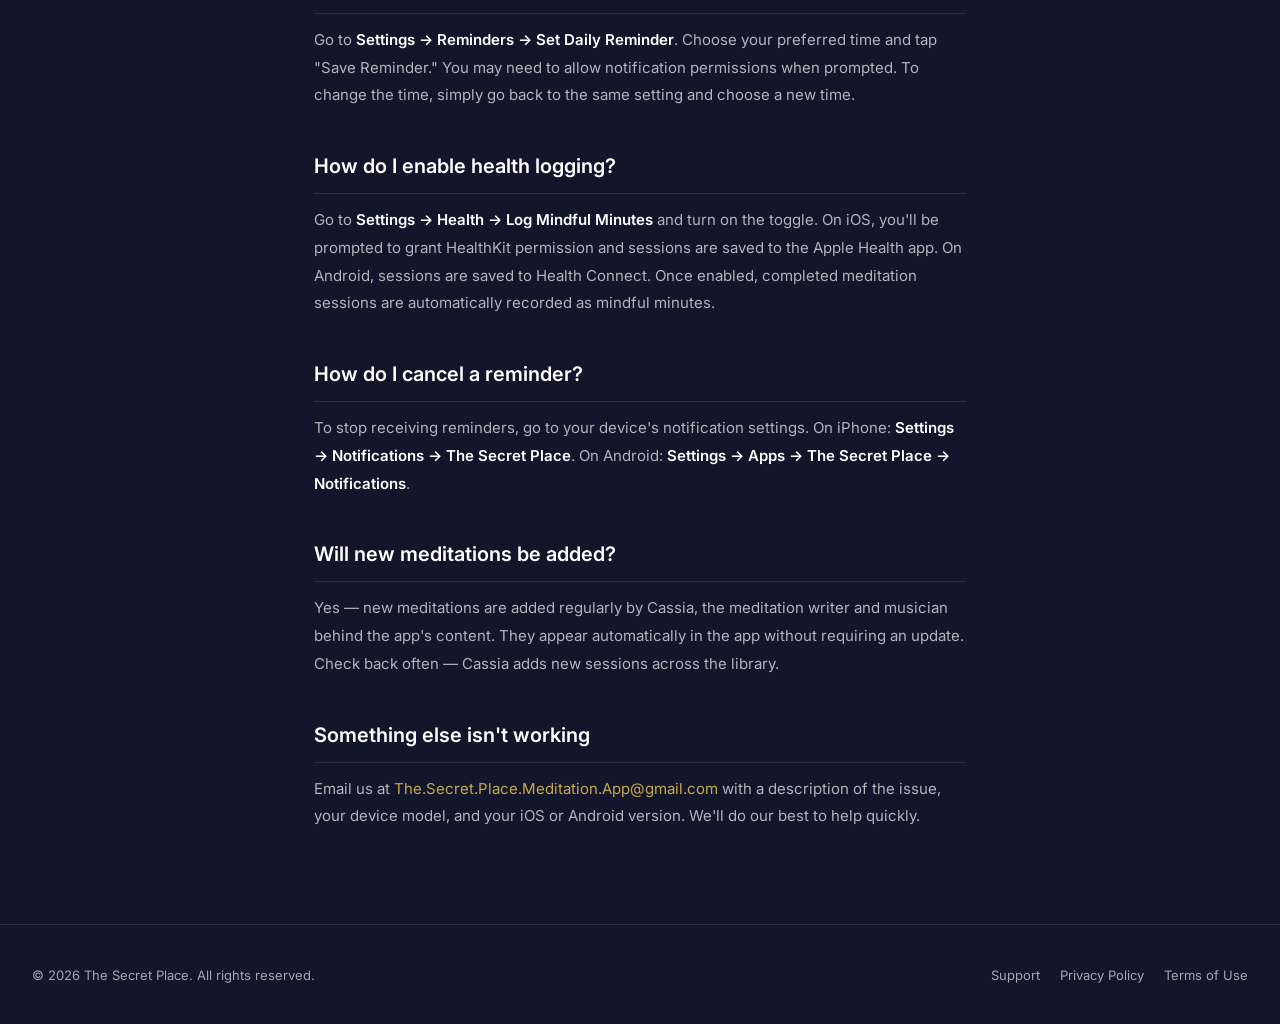
<file: support.html>
<!DOCTYPE html>
<html lang="en">
<head>
  <meta charset="UTF-8" />
  <meta name="viewport" content="width=device-width, initial-scale=1.0" />
  <title>Support & FAQ — The Secret Place Christian Meditation App</title>
  <meta name="description" content="Get help with The Secret Place meditation app. FAQ for audio issues, journal entries, daily reminders, health logging, and more." />
  <link rel="canonical" href="https://thesecretplaceapp.com/support.html" />

  <!-- Open Graph -->
  <meta property="og:type" content="website" />
  <meta property="og:url" content="https://thesecretplaceapp.com/support.html" />
  <meta property="og:title" content="Support & FAQ — The Secret Place" />
  <meta property="og:description" content="Get help with The Secret Place meditation app. FAQ for audio, reminders, health logging, and more." />
  <meta property="og:site_name" content="The Secret Place" />

  <!-- FAQ Schema -->
  <script type="application/ld+json">
  {
    "@context": "https://schema.org",
    "@type": "FAQPage",
    "mainEntity": [
      {
        "@type": "Question",
        "name": "Audio isn't playing in The Secret Place app",
        "acceptedAnswer": {
          "@type": "Answer",
          "text": "Make sure your phone isn't on silent mode. Check that your volume is turned up. Try closing and reopening the app. If you're on cellular data, try switching to Wi-Fi."
        }
      },
      {
        "@type": "Question",
        "name": "Will new meditations be added?",
        "acceptedAnswer": {
          "@type": "Answer",
          "text": "Yes. New meditations are added regularly as Cassia creates them. Categories expand over time."
        }
      }
    ]
  }
  </script>

  <link rel="icon" type="image/png" href="og-image.png" />
  <!-- Fonts -->
  <link rel="preconnect" href="https://fonts.googleapis.com" />
  <link rel="preconnect" href="https://fonts.gstatic.com" crossorigin />
  <link href="https://fonts.googleapis.com/css2?family=Fraunces:ital,opsz,wght,SOFT@0,9..144,300..600,0..100;1,9..144,300..600,0..100&family=Inter:wght@400;500;600;700&display=swap" rel="stylesheet" />

  <link rel="stylesheet" href="styles.css" />
</head>
<body>

  <nav>
    <a class="nav-brand" href="index.html">
      <span>The Secret Place</span>
    </a>
    <ul class="nav-links">
      <li><a href="index.html">Home</a></li>
      <li><a href="selah.html">Selah</a></li>
      <li><a href="listen.html">Listen</a></li>
    </ul>
  </nav>

  <main class="page">
    <div class="prose">

      <span class="eyebrow">We're here</span>
      <h1>Support</h1>

      <p>Having trouble with The Secret Place? Browse the common questions below, or reach out directly and we'll get back to you as soon as we can.</p>

      <!-- Contact cards -->
      <div class="support-grid">
        <div class="support-card">
          <h3>Email Support</h3>
          <p>For any issue not covered below, email us directly at <a href="mailto:The.Secret.Place.Meditation.App@gmail.com">The.Secret.Place.Meditation.App@gmail.com</a>. We aim to respond within 1–2 business days.</p>
        </div>
        <div class="support-card">
          <h3>Purchase Issues</h3>
          <p>All purchases are handled by Apple (iOS) or Google (Android). For refunds or billing questions, please contact <a href="https://support.apple.com/en-us/118223" target="_blank" rel="noopener noreferrer">Apple Support</a> or <a href="https://support.google.com/googleplay/answer/2479637" target="_blank" rel="noopener noreferrer">Google Play Support</a>.</p>
        </div>
      </div>

      <h2>Frequently Asked Questions</h2>

      <h2>Audio isn't playing</h2>
      <p>First, check that your device is not on silent mode. On iPhone, flip the mute switch on the side of your device. On Android, make sure your media volume is turned up (use the volume buttons while a meditation is playing). If audio still won't play:</p>
      <ul>
        <li>Close the app fully and reopen it</li>
        <li>Check that your volume is turned up</li>
        <li>If using Bluetooth headphones, make sure they are properly connected</li>
        <li>Restart your device if the issue persists</li>
      </ul>

      <h2>A meditation won't load</h2>
      <p>Some newer meditations are streamed from the cloud rather than stored in the app. Make sure you have an active internet connection when playing these. Once a track has been played once, it is cached on your device and will play without internet going forward.</p>

      <h2>The Daily Insight didn't load</h2>
      <p>Daily insights in the Learn tab require an internet connection to generate. If you see an error, try tapping "Try Again." If the problem persists, check your connection and try again later. Each category generates a new insight once per day — up to 3 manual refreshes are allowed daily.</p>

      <h2>My journal entries disappeared</h2>
      <p>Journal entries are stored locally on your device. They are not backed up to iCloud, Google Drive, or any server. If you deleted and reinstalled the app, your entries cannot be recovered. We recommend keeping important reflections in a separate notes app as well.</p>

      <h2>How do I set a daily reminder?</h2>
      <p>Go to <strong>Settings → Reminders → Set Daily Reminder</strong>. Choose your preferred time and tap "Save Reminder." You may need to allow notification permissions when prompted. To change the time, simply go back to the same setting and choose a new time.</p>

      <h2>How do I enable health logging?</h2>
      <p>Go to <strong>Settings → Health → Log Mindful Minutes</strong> and turn on the toggle. On iOS, you'll be prompted to grant HealthKit permission and sessions are saved to the Apple Health app. On Android, sessions are saved to Health Connect. Once enabled, completed meditation sessions are automatically recorded as mindful minutes.</p>

      <h2>How do I cancel a reminder?</h2>
      <p>To stop receiving reminders, go to your device's notification settings. On iPhone: <strong>Settings → Notifications → The Secret Place</strong>. On Android: <strong>Settings → Apps → The Secret Place → Notifications</strong>.</p>

      <h2>Will new meditations be added?</h2>
      <p>Yes — new meditations are added regularly by Cassia, the meditation writer and musician behind the app's content. They appear automatically in the app without requiring an update. Check back often — Cassia adds new sessions across the library.</p>

      <h2>Something else isn't working</h2>
      <p>Email us at <a href="mailto:The.Secret.Place.Meditation.App@gmail.com">The.Secret.Place.Meditation.App@gmail.com</a> with a description of the issue, your device model, and your iOS or Android version. We'll do our best to help quickly.</p>

    </div>
  </main>

  <footer>
    <p>© 2026 The Secret Place. All rights reserved.</p>
    <ul class="footer-links">
      <li><a href="support.html">Support</a></li>
      <li><a href="privacy.html">Privacy Policy</a></li>
      <li><a href="terms.html">Terms of Use</a></li>
    </ul>
  </footer>

</body>
</html>
</file>
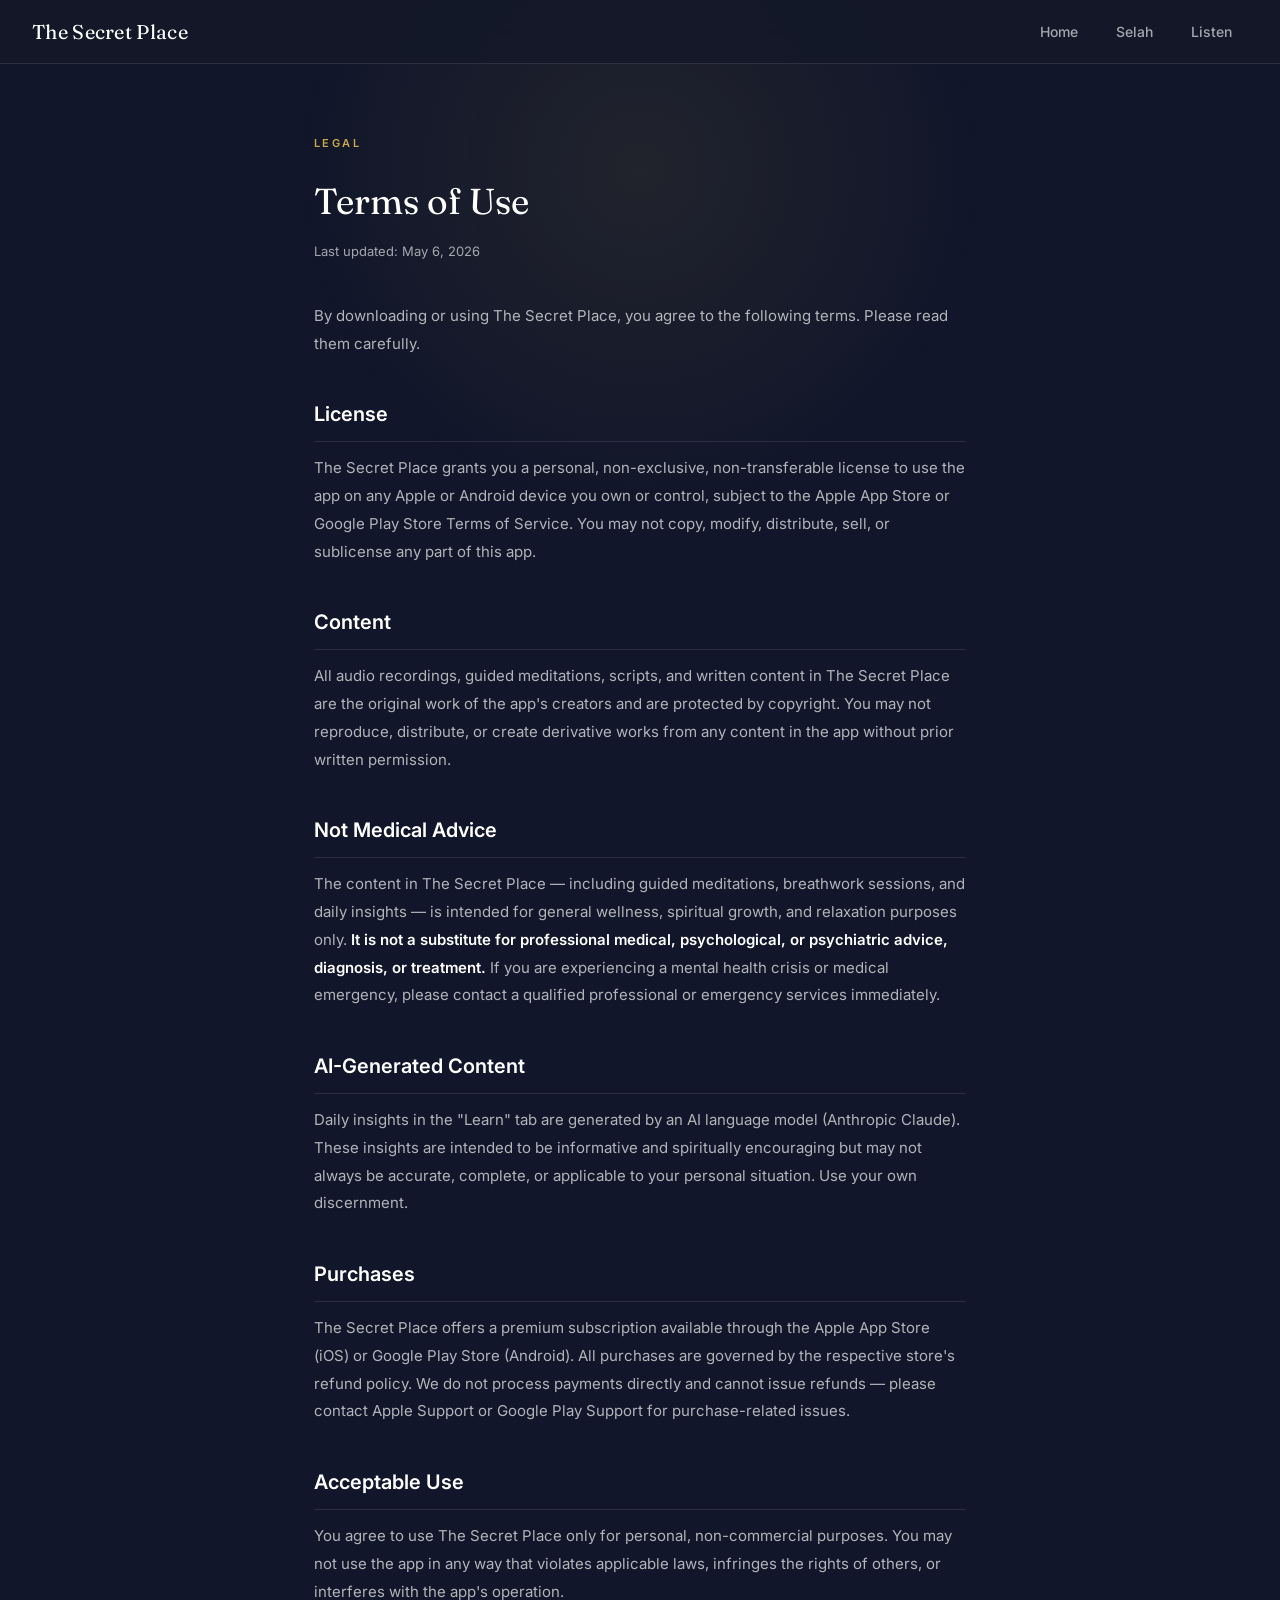
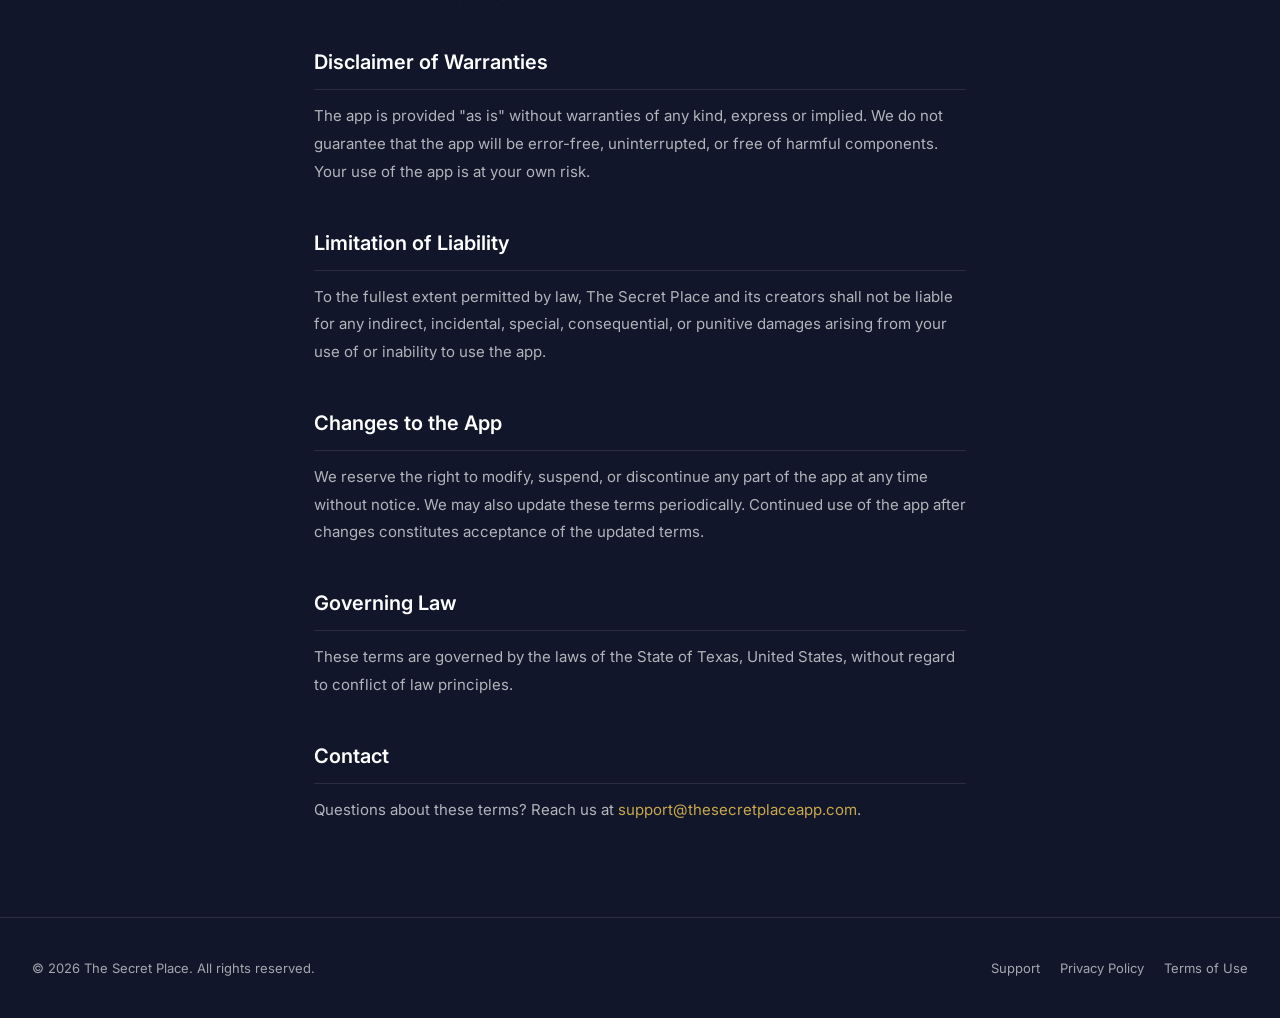
<file: terms.html>
<!DOCTYPE html>
<html lang="en">
<head>
  <meta charset="UTF-8" />
  <meta name="viewport" content="width=device-width, initial-scale=1.0" />
  <title>Terms of Use — The Secret Place Meditation App</title>
  <meta name="description" content="Terms of use for The Secret Place Christian meditation app. License, content, purchases, and acceptable use policies." />
  <link rel="canonical" href="https://thesecretplaceapp.com/terms.html" />
  <link rel="icon" type="image/png" href="og-image.png" />
  <!-- Fonts -->
  <link rel="preconnect" href="https://fonts.googleapis.com" />
  <link rel="preconnect" href="https://fonts.gstatic.com" crossorigin />
  <link href="https://fonts.googleapis.com/css2?family=Fraunces:ital,opsz,wght,SOFT@0,9..144,300..600,0..100;1,9..144,300..600,0..100&family=Inter:wght@400;500;600;700&display=swap" rel="stylesheet" />

  <link rel="stylesheet" href="styles.css" />
</head>
<body>

  <nav>
    <a class="nav-brand" href="index.html">
      <span>The Secret Place</span>
    </a>
    <ul class="nav-links">
      <li><a href="index.html">Home</a></li>
      <li><a href="selah.html">Selah</a></li>
      <li><a href="listen.html">Listen</a></li>
    </ul>
  </nav>

  <main class="page">
    <div class="prose">

      <span class="eyebrow">Legal</span>
      <h1>Terms of Use</h1>
      <span class="updated">Last updated: May 6, 2026</span>

      <p>By downloading or using The Secret Place, you agree to the following terms. Please read them carefully.</p>

      <h2>License</h2>
      <p>The Secret Place grants you a personal, non-exclusive, non-transferable license to use the app on any Apple or Android device you own or control, subject to the Apple App Store or Google Play Store Terms of Service. You may not copy, modify, distribute, sell, or sublicense any part of this app.</p>

      <h2>Content</h2>
      <p>All audio recordings, guided meditations, scripts, and written content in The Secret Place are the original work of the app's creators and are protected by copyright. You may not reproduce, distribute, or create derivative works from any content in the app without prior written permission.</p>

      <h2>Not Medical Advice</h2>
      <p>The content in The Secret Place — including guided meditations, breathwork sessions, and daily insights — is intended for general wellness, spiritual growth, and relaxation purposes only. <strong>It is not a substitute for professional medical, psychological, or psychiatric advice, diagnosis, or treatment.</strong> If you are experiencing a mental health crisis or medical emergency, please contact a qualified professional or emergency services immediately.</p>

      <h2>AI-Generated Content</h2>
      <p>Daily insights in the "Learn" tab are generated by an AI language model (Anthropic Claude). These insights are intended to be informative and spiritually encouraging but may not always be accurate, complete, or applicable to your personal situation. Use your own discernment.</p>

      <h2>Purchases</h2>
      <p>The Secret Place offers a premium subscription available through the Apple App Store (iOS) or Google Play Store (Android). All purchases are governed by the respective store's refund policy. We do not process payments directly and cannot issue refunds — please contact Apple Support or Google Play Support for purchase-related issues.</p>

      <h2>Acceptable Use</h2>
      <p>You agree to use The Secret Place only for personal, non-commercial purposes. You may not use the app in any way that violates applicable laws, infringes the rights of others, or interferes with the app's operation.</p>

      <h2>Disclaimer of Warranties</h2>
      <p>The app is provided "as is" without warranties of any kind, express or implied. We do not guarantee that the app will be error-free, uninterrupted, or free of harmful components. Your use of the app is at your own risk.</p>

      <h2>Limitation of Liability</h2>
      <p>To the fullest extent permitted by law, The Secret Place and its creators shall not be liable for any indirect, incidental, special, consequential, or punitive damages arising from your use of or inability to use the app.</p>

      <h2>Changes to the App</h2>
      <p>We reserve the right to modify, suspend, or discontinue any part of the app at any time without notice. We may also update these terms periodically. Continued use of the app after changes constitutes acceptance of the updated terms.</p>

      <h2>Governing Law</h2>
      <p>These terms are governed by the laws of the State of Texas, United States, without regard to conflict of law principles.</p>

      <h2>Contact</h2>
      <p>Questions about these terms? Reach us at <a href="mailto:support@thesecretplaceapp.com">support@thesecretplaceapp.com</a>.</p>

    </div>
  </main>

  <footer>
    <p>© 2026 The Secret Place. All rights reserved.</p>
    <ul class="footer-links">
      <li><a href="support.html">Support</a></li>
      <li><a href="privacy.html">Privacy Policy</a></li>
      <li><a href="terms.html">Terms of Use</a></li>
    </ul>
  </footer>

</body>
</html>
</file>
<file: styles.css>
/* ─────────────────────────────────────────────
   The Secret Place — Shared Stylesheet
   Navy + Gold + Lavender  |  Serif + Sans
───────────────────────────────────────────── */

:root {
  --navy:    #11162A;
  --navy-2:  #0C1020;
  --navy-soft: #1A1F35;
  --gold:    #C9A84C;
  --gold-dim:#A88C3E;
  --lavender:#B8A9D4;
  --cream:   #F4EEE2;
  --cream-2: #ECE3D0;
  --ink:     #1A1614;
  --ink-soft: #4A4039;
  --surface: rgba(255,255,255,0.05);
  --border:  rgba(184,169,212,0.16);
  --text:    rgba(255,255,255,0.88);
  --muted:   rgba(255,255,255,0.62);
  --radius:  14px;
  --serif:   'Fraunces', 'Cormorant Garamond', Georgia, 'Times New Roman', serif;
  --sans:    'Inter', -apple-system, 'Helvetica Neue', Arial, sans-serif;
  --prose:   58ch;
}

*, *::before, *::after { box-sizing: border-box; margin: 0; padding: 0; }

html { scroll-behavior: smooth; }

body {
  background: var(--navy);
  color: var(--text);
  font-family: var(--sans);
  font-size: 16px;
  line-height: 1.7;
  min-height: 100vh;
  -webkit-font-smoothing: antialiased;
  -moz-osx-font-smoothing: grayscale;
}

/* ── Background glow ── */
body::before {
  content: '';
  position: fixed;
  top: -20%;
  left: 50%;
  transform: translateX(-50%);
  width: 700px;
  height: 700px;
  background: radial-gradient(ellipse, rgba(201,168,76,0.09) 0%, transparent 70%);
  pointer-events: none;
  z-index: 0;
}

/* ── Nav ── */
nav {
  position: sticky;
  top: 0;
  z-index: 100;
  display: flex;
  align-items: center;
  justify-content: space-between;
  padding: 0 32px;
  height: 64px;
  background: rgba(20, 24, 40, 0.88);
  backdrop-filter: blur(16px);
  -webkit-backdrop-filter: blur(16px);
  border-bottom: 1px solid var(--border);
}

.nav-brand {
  display: flex;
  align-items: center;
  gap: 9px;
  text-decoration: none;
}

.nav-brand .sparkle { color: var(--gold); font-size: 15px; }

.nav-brand span {
  font-family: var(--serif);
  font-size: 20px;
  color: white;
  letter-spacing: 0.3px;
}

.nav-links {
  display: flex;
  gap: 6px;
  list-style: none;
}

.nav-links a {
  display: block;
  padding: 7px 16px;
  border-radius: 20px;
  font-size: 14px;
  font-weight: 500;
  color: var(--muted);
  text-decoration: none;
  transition: color 0.2s, background 0.2s;
}

.nav-links a:hover,
.nav-links a.active {
  color: white;
  background: var(--surface);
}

.nav-links a.active { color: var(--gold); }

/* ── Page wrapper ── */
.page { position: relative; z-index: 1; }

/* ── Hero ── */
.hero {
  text-align: center;
  padding: 100px 24px 80px;
  max-width: 680px;
  margin: 0 auto;
}

.hero-eyebrow {
  font-size: 11px;
  font-weight: 700;
  letter-spacing: 2.2px;
  color: var(--gold);
  text-transform: uppercase;
  margin-bottom: 20px;
}

.hero h1 {
  font-family: var(--serif);
  font-size: clamp(38px, 7vw, 58px);
  font-weight: normal;
  line-height: 1.18;
  color: white;
  margin-bottom: 22px;
}

.hero h1 em {
  font-style: italic;
  color: var(--gold);
}

.hero p {
  font-size: 18px;
  color: var(--muted);
  line-height: 1.75;
  margin-bottom: 40px;
}

.btn-primary {
  display: inline-flex;
  align-items: center;
  gap: 8px;
  padding: 14px 32px;
  background: var(--gold);
  color: #111;
  font-size: 15px;
  font-weight: 700;
  border-radius: 50px;
  text-decoration: none;
  transition: background 0.2s, transform 0.15s;
}

.btn-primary:hover { background: var(--gold-dim); transform: translateY(-1px); }

.btn-secondary {
  display: inline-flex;
  align-items: center;
  gap: 8px;
  padding: 13px 28px;
  background: transparent;
  color: white;
  font-size: 15px;
  font-weight: 500;
  border: 1px solid var(--border);
  border-radius: 50px;
  text-decoration: none;
  transition: border-color 0.2s, background 0.2s;
}

.btn-secondary:hover { border-color: var(--lavender); background: var(--surface); }

.app-store-badge {
  display: inline-flex;
  align-items: center;
  text-decoration: none;
  transition: transform 0.15s, opacity 0.2s;
}
.app-store-badge img {
  height: 56px;
  width: auto;
  display: block;
}
.app-store-badge:hover { transform: translateY(-1px); opacity: 0.88; }

.google-play-badge {
  display: inline-flex;
  align-items: center;
  text-decoration: none;
  transition: transform 0.15s, opacity 0.2s;
}
.google-play-badge img {
  height: 56px;
  width: auto;
  display: block;
}
.google-play-badge:hover { transform: translateY(-1px); opacity: 0.88; }

.hero-cta { display: flex; gap: 14px; justify-content: center; flex-wrap: wrap; align-items: center; }

/* ── Divider line ── */
.divider {
  height: 1px;
  background: var(--border);
  max-width: 900px;
  margin: 0 auto;
}

/* ── Section ── */
section {
  max-width: 900px;
  margin: 0 auto;
  padding: 72px 24px;
}

.section-label {
  font-size: 10px;
  font-weight: 700;
  letter-spacing: 2px;
  color: var(--gold);
  text-transform: uppercase;
  margin-bottom: 12px;
}

.section-title {
  font-family: var(--serif);
  font-size: clamp(26px, 4vw, 36px);
  font-weight: normal;
  color: white;
  margin-bottom: 16px;
  line-height: 1.3;
}

.section-body {
  font-size: 16px;
  color: var(--muted);
  line-height: 1.8;
  max-width: 620px;
}

/* ── Feature grid ── */
.feature-grid {
  display: grid;
  grid-template-columns: repeat(auto-fit, minmax(240px, 1fr));
  gap: 16px;
  margin-top: 48px;
}

.feature-card {
  background: var(--surface);
  border: 1px solid var(--border);
  border-radius: var(--radius);
  padding: 28px 24px;
}

.feature-icon {
  font-size: 24px;
  margin-bottom: 14px;
}

.feature-card h3 {
  font-size: 16px;
  font-weight: 600;
  color: white;
  margin-bottom: 8px;
}

.feature-card p {
  font-size: 14px;
  color: var(--muted);
  line-height: 1.65;
}

/* ── Screenshot mock ── */
.app-badge {
  display: inline-flex;
  align-items: center;
  gap: 8px;
  padding: 8px 16px;
  background: var(--surface);
  border: 1px solid var(--border);
  border-radius: 50px;
  font-size: 13px;
  color: var(--lavender);
  margin-bottom: 40px;
}

/* ── Prose (privacy / terms / support) ── */
.prose {
  max-width: 700px;
  margin: 0 auto;
  padding: 64px 24px 80px;
}

.prose h1 {
  font-family: var(--serif);
  font-size: 36px;
  font-weight: normal;
  color: white;
  margin-bottom: 8px;
}

.prose .updated {
  font-size: 13px;
  color: var(--muted);
  margin-bottom: 40px;
  display: block;
}

.prose h2 {
  font-size: 20px;
  font-weight: 600;
  color: white;
  margin: 40px 0 12px;
  padding-bottom: 10px;
  border-bottom: 1px solid var(--border);
}

.prose p, .prose li {
  font-size: 15px;
  color: rgba(255,255,255,0.68);
  line-height: 1.85;
  margin-bottom: 14px;
}

.prose ul, .prose ol {
  padding-left: 22px;
  margin-bottom: 14px;
}

.prose li { margin-bottom: 8px; }

.prose a { color: var(--gold); text-decoration: none; }
.prose a:hover { text-decoration: underline; }

.prose strong { color: white; font-weight: 600; }

/* ── Support cards ── */
.support-grid {
  display: grid;
  grid-template-columns: repeat(auto-fit, minmax(280px, 1fr));
  gap: 16px;
  margin: 40px 0;
}

.support-card {
  background: var(--surface);
  border: 1px solid var(--border);
  border-radius: var(--radius);
  padding: 28px 24px;
}

.support-card h3 {
  font-size: 16px;
  font-weight: 600;
  color: white;
  margin-bottom: 10px;
}

.support-card p {
  font-size: 14px;
  color: var(--muted);
  line-height: 1.65;
  margin-bottom: 0;
}

.support-card a {
  color: var(--gold);
  text-decoration: none;
}

/* ── Footer ── */
footer {
  border-top: 1px solid var(--border);
  padding: 36px 32px;
  display: flex;
  align-items: center;
  justify-content: space-between;
  flex-wrap: wrap;
  gap: 16px;
  position: relative;
  z-index: 1;
}

footer p { font-size: 13px; color: var(--muted); }

.footer-links {
  display: flex;
  gap: 20px;
  list-style: none;
}

.footer-links a {
  font-size: 13px;
  color: var(--muted);
  text-decoration: none;
  transition: color 0.2s;
}

.footer-links a:hover { color: var(--gold); }

/* ─────────────────────────────────────────────
   Scroll Animation Section (index.html)
───────────────────────────────────────────── */
.scroll-scene {
  position: relative;
}

.scroll-scene-inner {
  display: flex;
  align-items: flex-start;
  max-width: 960px;
  margin: 0 auto;
  padding: 0 24px;
}

/* Left sticky column */
.scene-left {
  position: sticky;
  top: 0;
  height: 100vh;
  width: 45%;
  flex-shrink: 0;
  display: flex;
  align-items: center;
  justify-content: center;
}

/* Image frame — GSAP animates border-radius */
.scene-img-wrap {
  position: relative;
  width: 280px;
  height: 280px;
  border-radius: 22%;
  overflow: hidden;
  box-shadow:
    0 0 0 1px var(--border),
    0 0 80px rgba(201,168,76,0.18),
    0 24px 64px rgba(0,0,0,0.5);
  will-change: border-radius;
}

/* Images stacked — GSAP animates opacity */
.scene-img {
  position: absolute;
  inset: 0;
  width: 100%;
  height: 100%;
  object-fit: cover;
  will-change: opacity, transform;
}
#sImg1, #sImg2 { opacity: 0; }

/* Right scrolling column */
.scene-right {
  width: 55%;
}

.scene-panel {
  min-height: 100vh;
  display: flex;
  flex-direction: column;
  justify-content: center;
  gap: 22px;
  padding: 80px 0 80px 52px;
}

.scene-heading {
  font-family: var(--serif);
  font-size: clamp(34px, 4.2vw, 50px);
  font-weight: normal;
  color: white;
  line-height: 1.15;
}
.scene-heading em {
  font-style: italic;
  color: var(--gold);
}

.scene-body {
  font-size: 16px;
  color: var(--muted);
  line-height: 1.85;
  max-width: 380px;
}

.scene-quote {
  border-left: 2px solid var(--gold);
  padding-left: 18px;
  max-width: 360px;
  margin: 0;
  font-family: var(--serif);
  font-size: 15px;
  font-style: italic;
  color: rgba(255,255,255,0.72);
  line-height: 1.75;
}
.scene-quote cite {
  display: block;
  font-size: 12px;
  font-style: normal;
  letter-spacing: 1px;
  color: var(--gold);
  margin-top: 10px;
}

/* ─────────────────────────────────────────────
   Selah Callout (index.html)
───────────────────────────────────────────── */
.selah-callout { padding: 72px 24px; max-width: 900px; margin: 0 auto; }
.selah-callout-inner {
  display: flex;
  align-items: center;
  gap: 60px;
  flex-wrap: wrap;
}
.selah-callout-inner > div:first-child { flex: 1; min-width: 260px; }
.selah-preview { flex-shrink: 0; display: flex; justify-content: center; }
.selah-ring-preview { position: relative; width: 120px; height: 120px; }
.selah-ring-preview svg { filter: drop-shadow(0 0 18px rgba(201,168,76,0.22)); }
.selah-ring-label {
  position: absolute; inset: 0;
  display: flex; align-items: center; justify-content: center;
  font-family: var(--serif);
  font-size: 22px;
  color: white;
}

/* ─────────────────────────────────────────────
   Timer / Selah page
───────────────────────────────────────────── */
.timer-page {
  max-width: 560px;
  margin: 0 auto;
  padding: 72px 24px 80px;
  display: flex;
  flex-direction: column;
  align-items: center;
  gap: 40px;
}

.timer-header { text-align: center; }

.timer-title {
  font-family: var(--serif);
  font-size: clamp(42px, 8vw, 64px);
  font-weight: normal;
  color: white;
  line-height: 1.1;
  margin-bottom: 8px;
}

.timer-subtitle {
  font-size: 15px;
  color: var(--gold);
  margin-bottom: 14px;
  letter-spacing: 0.3px;
}

.timer-subtitle em { font-style: italic; }

.timer-desc {
  font-size: 16px;
  color: var(--muted);
  line-height: 1.75;
  max-width: 440px;
}

.timer-card {
  width: 100%;
  background: var(--surface);
  border: 1px solid var(--border);
  border-radius: 20px;
  padding: 36px 28px;
  display: flex;
  flex-direction: column;
  align-items: center;
  gap: 32px;
}

/* Pickers */
.picker-group { width: 100%; }
.picker-label {
  font-size: 10px;
  font-weight: 700;
  letter-spacing: 2px;
  color: var(--gold);
  text-transform: uppercase;
  margin-bottom: 12px;
}
.picker-pills {
  display: flex;
  flex-wrap: wrap;
  gap: 8px;
}
.pill {
  padding: 8px 16px;
  border-radius: 50px;
  border: 1px solid var(--border);
  background: transparent;
  color: var(--muted);
  font-size: 13px;
  font-weight: 500;
  cursor: pointer;
  transition: all 0.18s;
  font-family: inherit;
}
.pill:hover { border-color: var(--lavender); color: white; background: var(--surface); }
.pill.active { background: var(--gold); border-color: var(--gold); color: #111; font-weight: 700; }

/* Ring */
.timer-ring-wrap {
  position: relative;
  width: 220px;
  height: 220px;
  flex-shrink: 0;
}
.timer-ring-svg {
  width: 220px;
  height: 220px;
  filter: drop-shadow(0 0 24px rgba(201,168,76,0.18));
}
.ring-bg {
  fill: none;
  stroke: rgba(184,169,212,0.10);
  stroke-width: 8;
}
.ring-progress {
  fill: none;
  stroke: var(--gold);
  stroke-width: 8;
  stroke-linecap: round;
  stroke-dasharray: 603.2;
  stroke-dashoffset: 0;
  transform: rotate(-90deg);
  transform-origin: 50% 50%;
  transition: stroke-dashoffset 0.8s linear;
}
.timer-ring-inner {
  position: absolute;
  inset: 0;
  display: flex;
  flex-direction: column;
  align-items: center;
  justify-content: center;
  gap: 6px;
}
.timer-display {
  font-family: var(--serif);
  font-size: 46px;
  color: white;
  letter-spacing: -1px;
  line-height: 1;
}
.timer-state {
  font-size: 11px;
  font-weight: 600;
  letter-spacing: 2px;
  text-transform: uppercase;
  color: var(--muted);
}

/* Timer controls */
.timer-controls { display: flex; gap: 14px; align-items: center; }

.timer-btn-primary {
  padding: 14px 36px;
  background: var(--gold);
  color: #111;
  border: none;
  border-radius: 50px;
  font-size: 15px;
  font-weight: 700;
  cursor: pointer;
  font-family: inherit;
  transition: background 0.2s, transform 0.15s;
}
.timer-btn-primary:hover { background: var(--gold-dim); transform: translateY(-1px); }

.timer-btn-secondary {
  padding: 13px 24px;
  background: transparent;
  color: var(--muted);
  border: 1px solid var(--border);
  border-radius: 50px;
  font-size: 14px;
  font-weight: 500;
  cursor: pointer;
  font-family: inherit;
  transition: all 0.18s;
}
.timer-btn-secondary:hover:not(:disabled) { border-color: var(--lavender); color: white; }
.timer-btn-secondary:disabled { opacity: 0.35; cursor: default; }

/* Completion overlay */
.timer-completion {
  position: fixed;
  inset: 0;
  z-index: 200;
  background: rgba(20,24,40,0.92);
  backdrop-filter: blur(16px);
  display: flex;
  align-items: center;
  justify-content: center;
  padding: 24px;
}
.completion-inner {
  position: relative;
  text-align: center;
  display: flex;
  flex-direction: column;
  align-items: center;
  gap: 12px;
  max-width: 380px;
}
.completion-glow {
  position: absolute;
  top: -40px; left: 50%; transform: translateX(-50%);
  width: 300px; height: 300px;
  background: radial-gradient(ellipse, rgba(201,168,76,0.14) 0%, transparent 70%);
  pointer-events: none;
}
.completion-icon { font-size: 32px; color: var(--gold); }
.completion-title {
  font-family: var(--serif);
  font-size: 40px;
  font-weight: normal;
  color: white;
}
.completion-body { font-size: 16px; color: var(--muted); line-height: 1.7; margin-bottom: 8px; }

/* App CTA strip */
.timer-app-cta {
  text-align: center;
  display: flex;
  flex-direction: column;
  align-items: center;
  gap: 18px;
}
.timer-app-cta p { font-size: 15px; color: var(--muted); max-width: 380px; line-height: 1.7; }

/* ─────────────────────────────────────────────
   Listen / Player page
───────────────────────────────────────────── */
.listen-page {
  max-width: 600px;
  margin: 0 auto;
  padding: 72px 24px 80px;
  display: flex;
  flex-direction: column;
  align-items: center;
  gap: 40px;
}

.player-card {
  width: 100%;
  background: var(--surface);
  border: 1px solid var(--border);
  border-radius: 20px;
  padding: 36px 28px 28px;
  display: flex;
  flex-direction: column;
  gap: 24px;
}

.player-meta { display: flex; flex-direction: column; gap: 8px; }
.player-category { font-size: 13px; color: var(--gold); font-weight: 600; letter-spacing: 0.5px; }
.player-title { font-family: var(--serif); font-size: 26px; font-weight: normal; color: white; line-height: 1.2; }
.player-description { font-size: 14px; color: var(--muted); line-height: 1.75; }
.player-duration-badge {
  display: inline-flex;
  padding: 5px 12px;
  border: 1px solid var(--border);
  border-radius: 50px;
  font-size: 12px;
  color: var(--lavender);
  width: fit-content;
}

/* Waveform animation */
.waveform-bars {
  display: flex;
  align-items: center;
  justify-content: center;
  gap: 3px;
  height: 36px;
}
.waveform-bars span {
  display: block;
  width: 3px;
  border-radius: 3px;
  background: var(--border);
  height: 8px;
  transition: height 0.1s;
}
.waveform-bars.playing span {
  background: var(--gold);
  animation: wave 1.2s ease-in-out infinite;
}
.waveform-bars.playing span:nth-child(odd)  { animation-delay: -0.4s; }
.waveform-bars.playing span:nth-child(3n)   { animation-delay: -0.8s; }
.waveform-bars.playing span:nth-child(4n)   { animation-delay: -0.2s; }
.waveform-bars.playing span:nth-child(5n)   { animation-delay: -1.0s; }

@keyframes wave {
  0%, 100% { height: 8px; }
  50%       { height: 28px; }
}

/* Progress */
.progress-wrap {
  display: flex;
  align-items: center;
  gap: 10px;
}
.progress-time { font-size: 12px; color: var(--muted); min-width: 30px; font-variant-numeric: tabular-nums; }
.progress-bar {
  flex: 1;
  height: 4px;
  background: rgba(255,255,255,0.10);
  border-radius: 4px;
  position: relative;
  cursor: pointer;
}
.progress-fill {
  height: 100%;
  background: var(--gold);
  border-radius: 4px;
  width: 0%;
  transition: width 0.3s linear;
}
.progress-thumb {
  position: absolute;
  top: 50%;
  left: 0%;
  transform: translate(-50%, -50%);
  width: 12px;
  height: 12px;
  background: var(--gold);
  border-radius: 50%;
  transition: left 0.3s linear;
  opacity: 0;
}
.progress-bar:hover .progress-thumb { opacity: 1; }

/* Player controls */
.player-controls {
  display: flex;
  align-items: center;
  justify-content: center;
  gap: 20px;
}
.player-btn-play {
  width: 64px;
  height: 64px;
  border-radius: 50%;
  background: var(--gold);
  border: none;
  cursor: pointer;
  display: flex;
  align-items: center;
  justify-content: center;
  color: #111;
  transition: background 0.2s, transform 0.15s;
  flex-shrink: 0;
}
.player-btn-play:hover { background: var(--gold-dim); transform: scale(1.04); }
.player-btn-play:disabled { opacity: 0.4; cursor: default; }

.player-btn-rewind {
  width: 44px;
  height: 44px;
  border-radius: 50%;
  background: var(--surface);
  border: 1px solid var(--border);
  cursor: pointer;
  display: flex;
  align-items: center;
  justify-content: center;
  color: var(--muted);
  transition: all 0.18s;
}
.player-btn-rewind:hover { border-color: var(--lavender); color: white; }

.audio-error {
  text-align: center;
  padding: 20px;
  display: flex;
  flex-direction: column;
  align-items: center;
}
.audio-error p { font-size: 14px; color: var(--muted); }

/* More sessions teaser */
.more-sessions { width: 100%; }
.session-teaser-grid { display: flex; flex-direction: column; gap: 10px; }
.session-teaser {
  display: flex;
  align-items: center;
  gap: 14px;
  padding: 16px 18px;
  background: var(--surface);
  border: 1px solid var(--border);
  border-radius: var(--radius);
}
.session-teaser-icon { font-size: 20px; flex-shrink: 0; }
.session-teaser > div { flex: 1; }
.session-teaser-title { font-size: 14px; font-weight: 600; color: white; }
.session-teaser-meta  { font-size: 12px; color: var(--muted); margin-top: 2px; }
.session-teaser-lock  { font-size: 14px; opacity: 0.4; }

/* ── Responsive — Tablet ── */
@media (max-width: 768px) {
  .selah-callout-inner { flex-direction: column; gap: 32px; }
}

/* ── Responsive — Mobile ── */
@media (max-width: 600px) {
  /* Nav: smaller text, tighter padding so 4 links fit */
  nav { padding: 0 14px; }
  .nav-brand span:last-child { display: none; } /* hide text, keep sparkle brand mark */
  .nav-links { gap: 2px; }
  .nav-links a { padding: 12px 14px; font-size: 13px; min-height: 44px; display: flex; align-items: center; }

  /* Scroll scene — stack on mobile */
  .scroll-scene-inner { flex-direction: column; padding: 0; }
  .scene-left {
    position: relative; top: auto;
    height: auto; width: 100%;
    padding: 52px 24px 32px;
  }
  .scene-img-wrap { width: 220px; height: 220px; }
  .scene-right { width: 100%; }
  .scene-panel {
    min-height: auto;
    padding: 36px 24px 48px;
    border-top: 1px solid var(--border);
  }

  /* Hero */
  .hero { padding: 70px 20px 60px; }
  .hero p { font-size: 16px; }
  .hero-cta { flex-direction: column; align-items: center; }
  .btn-primary, .btn-secondary { width: 100%; max-width: 320px; justify-content: center; }
  .app-store-badge img,
  .google-play-badge img { height: 52px; }

  /* Sections */
  section { padding: 52px 20px; }

  /* Feature grid: single column */
  .feature-grid { grid-template-columns: 1fr; }

  /* Selah callout */
  .selah-callout { padding: 52px 20px; }
  .selah-callout-inner { flex-direction: column; gap: 28px; }
  .selah-preview { display: none; }

  /* Timer page */
  .timer-page { padding: 52px 16px 64px; }
  .timer-card { padding: 24px 16px; gap: 24px; }
  .timer-ring-wrap { width: 190px; height: 190px; }
  .timer-ring-svg { width: 190px; height: 190px; }
  .timer-display { font-size: 36px; }
  .timer-controls { gap: 10px; }
  .timer-btn-primary { padding: 13px 28px; }
  .pill { padding: 11px 14px; font-size: 12px; min-height: 40px; }

  /* Player page */
  .listen-page { padding: 52px 16px 64px; }
  .player-card { padding: 24px 16px 18px; gap: 20px; }
  .player-title { font-size: 22px; }
  .player-controls { gap: 14px; }

  /* Footer */
  footer { flex-direction: column; align-items: flex-start; gap: 12px; }
  .footer-links { flex-wrap: wrap; gap: 14px; }
}

/* ── Responsive — Very small (iPhone SE) ── */
@media (max-width: 380px) {
  .nav-links a { padding: 11px 10px; font-size: 12px; min-height: 44px; }
  .timer-ring-wrap { width: 170px; height: 170px; }
  .timer-ring-svg  { width: 170px; height: 170px; }
  .timer-display { font-size: 32px; }
}

/* ── Android coming soon banner ── */
.android-soon {
  max-width: 600px;
  margin: 36px auto 0;
  display: flex;
  align-items: center;
  justify-content: center;
  flex-wrap: wrap;
  gap: 6px 16px;
  padding: 16px 26px;
  background: var(--surface);
  border: 1px solid var(--border);
  border-radius: var(--radius);
  text-align: center;
}
.android-soon-badge {
  font-family: var(--serif);
  color: var(--gold);
  font-size: 16px;
  letter-spacing: 0.3px;
  white-space: nowrap;
}
.android-soon p {
  color: var(--muted);
  font-size: 14px;
  margin: 0;
}

/* ═════════════════════════════════════════════
   HOMEPAGE REDESIGN — 2026-06
   Editorial / device-centered layout
═════════════════════════════════════════════ */

/* ── Stage: wider than section, for full-bleed compositions ── */
.stage {
  position: relative;
  max-width: 1200px;
  margin: 0 auto;
  padding: 96px 32px;
}

.stage--tight { padding: 64px 32px; }
.stage--wide  { max-width: 1400px; }

/* ── Cream section break ── */
.section-cream {
  background: var(--cream);
  color: var(--ink);
  position: relative;
  z-index: 1;
}
.section-cream .eyebrow { color: var(--ink-soft); }
.section-cream .display,
.section-cream .lede { color: var(--ink); }
.section-cream .body { color: var(--ink-soft); }

/* ── Chapter marker — "01 / The App" ── */
.chapter {
  display: inline-flex;
  align-items: center;
  gap: 14px;
  font-family: var(--sans);
  font-size: 11px;
  font-weight: 600;
  letter-spacing: 2.4px;
  text-transform: uppercase;
  color: var(--gold);
  margin-bottom: 28px;
}
.chapter::before {
  content: attr(data-chapter);
  font-family: var(--serif);
  font-style: italic;
  font-size: 22px;
  font-weight: 300;
  letter-spacing: 0;
  color: var(--gold);
  text-transform: none;
  line-height: 1;
}
.section-cream .chapter,
.section-cream .chapter::before { color: var(--ink); }

/* ── Editorial type scale ── */
.eyebrow {
  display: inline-block;
  font-size: 11px;
  font-weight: 600;
  letter-spacing: 2.4px;
  text-transform: uppercase;
  color: var(--gold);
  margin-bottom: 18px;
}
.display {
  font-family: var(--serif);
  font-weight: 350;
  font-size: clamp(44px, 6vw, 78px);
  line-height: 1.04;
  letter-spacing: -0.02em;
  color: white;
  margin: 0 0 24px;
  font-variation-settings: 'SOFT' 100, 'opsz' 144;
}
.display em {
  font-style: italic;
  color: var(--gold);
  font-variation-settings: 'SOFT' 100, 'opsz' 144;
}
.display--sm { font-size: clamp(32px, 4vw, 48px); }

.lede {
  font-family: var(--sans);
  font-size: clamp(17px, 1.6vw, 19px);
  line-height: 1.55;
  color: rgba(255,255,255,0.72);
  max-width: 44ch;
  margin: 0 0 32px;
  font-weight: 400;
}
.body {
  font-family: var(--sans);
  font-size: 16px;
  line-height: 1.7;
  color: var(--muted);
  max-width: var(--prose);
}

/* ─────────────────────────────────────────────
   HERO — asymmetric split
───────────────────────────────────────────── */
.hero-v2 {
  display: grid;
  grid-template-columns: 1.05fr 0.95fr;
  gap: 72px;
  align-items: center;
  max-width: 1240px;
  margin: 0 auto;
  padding: 80px 32px 120px;
  position: relative;
}
.hero-v2-copy { position: relative; z-index: 2; }
.hero-v2-eyebrow {
  display: inline-flex;
  align-items: center;
  gap: 10px;
  font-size: 11px;
  font-weight: 600;
  letter-spacing: 2.4px;
  text-transform: uppercase;
  color: var(--gold);
  margin-bottom: 32px;
  padding: 7px 14px 7px 12px;
  border: 1px solid var(--border);
  border-radius: 50px;
  background: rgba(201,168,76,0.05);
}
.hero-v2-eyebrow::before {
  content: '';
  width: 6px;
  height: 6px;
  background: var(--gold);
  border-radius: 50%;
  box-shadow: 0 0 12px rgba(201,168,76,0.7);
}
.hero-v2 .hero-actions {
  display: flex;
  align-items: center;
  gap: 18px;
  flex-wrap: wrap;
  margin-top: 8px;
}
.hero-v2 .link-text {
  font-family: var(--sans);
  font-size: 15px;
  font-weight: 500;
  color: var(--text);
  text-decoration: none;
  border-bottom: 1px solid rgba(255,255,255,0.3);
  padding-bottom: 3px;
  transition: color 0.2s, border-color 0.2s;
}
.hero-v2 .link-text:hover { color: var(--gold); border-color: var(--gold); }

/* Device stage on right */
.hero-v2-stage {
  position: relative;
  height: 640px;
  display: flex;
  align-items: center;
  justify-content: center;
}
.hero-v2-stage::after {
  content: '';
  position: absolute;
  inset: -10% -20%;
  background: radial-gradient(ellipse at center, rgba(201,168,76,0.16) 0%, transparent 65%);
  pointer-events: none;
  z-index: 0;
}

/* ─────────────────────────────────────────────
   DEVICE — real iPhone screenshots (no fake bezel,
   the screenshots already contain the iOS UI)
───────────────────────────────────────────── */
.device {
  position: relative;
  width: 280px;
  z-index: 1;
  filter:
    drop-shadow(0 30px 60px rgba(0,0,0,0.55))
    drop-shadow(0 12px 28px rgba(0,0,0,0.35));
}
.device img {
  display: block;
  width: 100%;
  height: auto;
  border-radius: 38px;
}
.device--hero {
  width: 320px;
  transform: rotate(-2.5deg);
}
.device--peek {
  position: absolute;
  width: 240px;
  transform: rotate(7deg);
  top: 8%;
  right: -10%;
  opacity: 0.45;
  z-index: 0;
}
.device--peek img { border-radius: 32px; }
.device--sm { width: 200px; }
.device--sm img { border-radius: 28px; }

/* ─────────────────────────────────────────────
   PRACTICE — alternating phone + copy
───────────────────────────────────────────── */
.practice {
  position: relative;
}
.practice-row {
  display: grid;
  grid-template-columns: 1fr 1fr;
  gap: 80px;
  align-items: center;
  padding: 80px 0;
  border-top: 1px solid rgba(255,255,255,0.06);
}
.practice-row:first-of-type { border-top: none; }
.practice-row--flip > .practice-visual { order: 2; }
.practice-visual {
  display: flex;
  justify-content: center;
}
.practice-copy h3 {
  font-family: var(--serif);
  font-weight: 350;
  font-size: clamp(32px, 4vw, 48px);
  line-height: 1.1;
  letter-spacing: -0.015em;
  color: white;
  margin: 0 0 20px;
}
.practice-copy h3 em { font-style: italic; color: var(--gold); }

/* ─────────────────────────────────────────────
   CATEGORY GRID — phone cards in place of emoji grid
───────────────────────────────────────────── */
.category-grid {
  display: grid;
  grid-template-columns: repeat(3, 1fr);
  gap: 28px;
  margin-top: 56px;
}
.category-card {
  display: flex;
  flex-direction: column;
  align-items: center;
  text-align: center;
  padding: 36px 24px;
  background: linear-gradient(180deg, rgba(255,255,255,0.04) 0%, rgba(255,255,255,0.01) 100%);
  border: 1px solid var(--border);
  border-radius: 24px;
  transition: transform 0.3s, border-color 0.3s;
}
.category-card:hover {
  transform: translateY(-4px);
  border-color: rgba(201,168,76,0.3);
}
.category-card .device { width: 160px; }
.category-card .device img { border-radius: 22px; }
.category-card h3 {
  font-family: var(--serif);
  font-weight: 400;
  font-size: 22px;
  line-height: 1.2;
  color: white;
  margin: 28px 0 8px;
  letter-spacing: -0.01em;
}
.category-card p {
  font-family: var(--sans);
  font-size: 13.5px;
  line-height: 1.55;
  color: var(--muted);
  margin: 0;
}

/* ─────────────────────────────────────────────
   LIBRARY MARQUEE — horizontal scroll of artwork
───────────────────────────────────────────── */
.library {
  overflow: hidden;
  padding: 96px 0;
}
.library-header {
  max-width: 1240px;
  margin: 0 auto 48px;
  padding: 0 32px;
}
.library-track {
  display: flex;
  gap: 20px;
  padding: 0 32px;
  overflow-x: auto;
  scroll-snap-type: x mandatory;
  scrollbar-width: none;
  -ms-overflow-style: none;
}
.library-track::-webkit-scrollbar { display: none; }
.library-card {
  flex: 0 0 240px;
  scroll-snap-align: start;
  border-radius: 18px;
  overflow: hidden;
  position: relative;
  aspect-ratio: 3 / 4;
  box-shadow: 0 18px 40px -12px rgba(0,0,0,0.5);
}
.library-card img {
  width: 100%;
  height: 100%;
  object-fit: cover;
  display: block;
  transition: transform 0.5s;
}
.library-card:hover img { transform: scale(1.04); }
.library-card-meta {
  position: absolute;
  inset: auto 0 0 0;
  padding: 16px 16px 14px;
  background: linear-gradient(0deg, rgba(10,12,25,0.78) 0%, rgba(10,12,25,0.30) 70%, transparent 100%);
  color: white;
}
.library-card-meta .cat {
  font-size: 10.5px;
  font-weight: 600;
  letter-spacing: 2px;
  text-transform: uppercase;
  color: var(--gold);
  display: block;
}

/* ─────────────────────────────────────────────
   SELAH PREVIEW (refined)
───────────────────────────────────────────── */
.selah-stage {
  display: grid;
  grid-template-columns: 1.1fr 0.9fr;
  gap: 64px;
  align-items: center;
}
.selah-ring-xl {
  position: relative;
  width: 280px;
  height: 280px;
  margin: 0 auto;
}
.selah-ring-xl svg { width: 100%; height: 100%; filter: drop-shadow(0 0 28px rgba(201,168,76,0.32)); }
.selah-ring-xl-label {
  position: absolute; inset: 0;
  display: flex; align-items: center; justify-content: center;
  font-family: var(--serif);
  font-weight: 350;
  font-size: 42px;
  color: white;
  letter-spacing: -0.02em;
}

/* ─────────────────────────────────────────────
   CLOSING CTA
───────────────────────────────────────────── */
.closer {
  text-align: center;
  padding: 120px 32px 140px;
  max-width: 720px;
  margin: 0 auto;
  position: relative;
}
.closer::before {
  content: '';
  position: absolute;
  top: 0;
  left: 50%;
  transform: translateX(-50%);
  width: 80px;
  height: 1px;
  background: var(--gold);
  opacity: 0.5;
}
.closer .display { margin-bottom: 32px; }
.closer .actions {
  display: inline-flex;
  align-items: center;
  gap: 18px;
  flex-wrap: wrap;
  justify-content: center;
}

/* ─────────────────────────────────────────────
   RESPONSIVE
───────────────────────────────────────────── */
/* ── Tablet & smaller (≤ 900px) ── */
@media (max-width: 900px) {
  .hero-v2 {
    grid-template-columns: 1fr;
    gap: 40px;
    padding: 48px 20px 72px;
    text-align: center;
  }
  .hero-v2-copy .lede { margin-left: auto; margin-right: auto; }
  .hero-v2 .hero-actions { justify-content: center; }
  .hero-v2-stage { height: auto; min-height: 460px; order: -1; }
  .device--hero { width: 240px; transform: none; }
  .device--peek { display: none; }

  .practice-row {
    grid-template-columns: 1fr;
    gap: 32px;
    padding: 56px 0;
    text-align: center;
  }
  .practice-row--flip > .practice-visual { order: 0; }
  .practice-copy .body { margin-left: auto; margin-right: auto; }
  .practice .display { text-align: center; }
  .practice > .eyebrow { display: block; text-align: center; }

  .stage { padding: 64px 20px; }
  .library { padding: 64px 0; }
  .library-header { padding: 0 20px; margin-bottom: 36px; text-align: center; }
  .library-header .body { margin-left: auto; margin-right: auto; }
  .library-track { padding: 0 20px; gap: 14px; }
  .library-card { flex: 0 0 200px; }

  .selah-stage {
    grid-template-columns: 1fr;
    gap: 40px;
    text-align: center;
  }
  .selah-stage > div:first-child > .eyebrow { display: block; }
  .selah-stage > div:first-child .body { margin-left: auto; margin-right: auto; }
  .selah-stage > div:first-child > div[style] { justify-content: center; }
  .selah-ring-xl { width: 220px; height: 220px; }
  .selah-ring-xl-label { font-size: 34px; }

  .closer { padding: 96px 20px 112px; }
  .closer .actions { flex-direction: column; gap: 16px; }
}

/* ── Mobile (≤ 560px) ── */
@media (max-width: 560px) {
  .display { font-size: clamp(34px, 9vw, 46px); letter-spacing: -0.015em; }
  .display--sm { font-size: clamp(28px, 7vw, 36px); }
  .lede { font-size: 16px; }
  .stage { padding: 56px 18px; }
  .hero-v2 { padding: 40px 18px 64px; gap: 32px; }
  .hero-v2-stage { min-height: 420px; }
  .device--hero { width: 220px; }
  .practice-copy h3 { font-size: clamp(26px, 7vw, 34px); }
  .library-card { flex: 0 0 180px; }
  .closer { padding: 72px 18px 88px; }
}

/* ── Very narrow (≤ 380px — iPhone SE) ── */
@media (max-width: 380px) {
  .hero-v2-stage { min-height: 380px; }
  .device--hero { width: 200px; }
  .library-card { flex: 0 0 160px; }
  .hero-v2 .hero-actions { gap: 14px; }
  .stage { padding: 48px 16px; }
}

/* ═════════════════════════════════════════════
   ACCESSIBILITY — focus + reduced motion
═════════════════════════════════════════════ */

*:focus { outline: none; }
*:focus-visible {
  outline: 2px solid var(--gold);
  outline-offset: 3px;
  border-radius: 4px;
}
.app-store-badge:focus-visible,
.google-play-badge:focus-visible {
  outline-offset: 6px;
  border-radius: 8px;
}
.library-card:focus-visible {
  outline-offset: -2px;
  border-radius: 18px;
}

@media (prefers-reduced-motion: reduce) {
  *, *::before, *::after {
    animation-duration: 0.001ms !important;
    animation-iteration-count: 1 !important;
    transition-duration: 0.001ms !important;
    scroll-behavior: auto !important;
  }
  .library-card:hover img,
  .category-card:hover,
  .app-store-badge:hover,
  .google-play-badge:hover,
  .btn-primary:hover { transform: none !important; }
}
</file>
